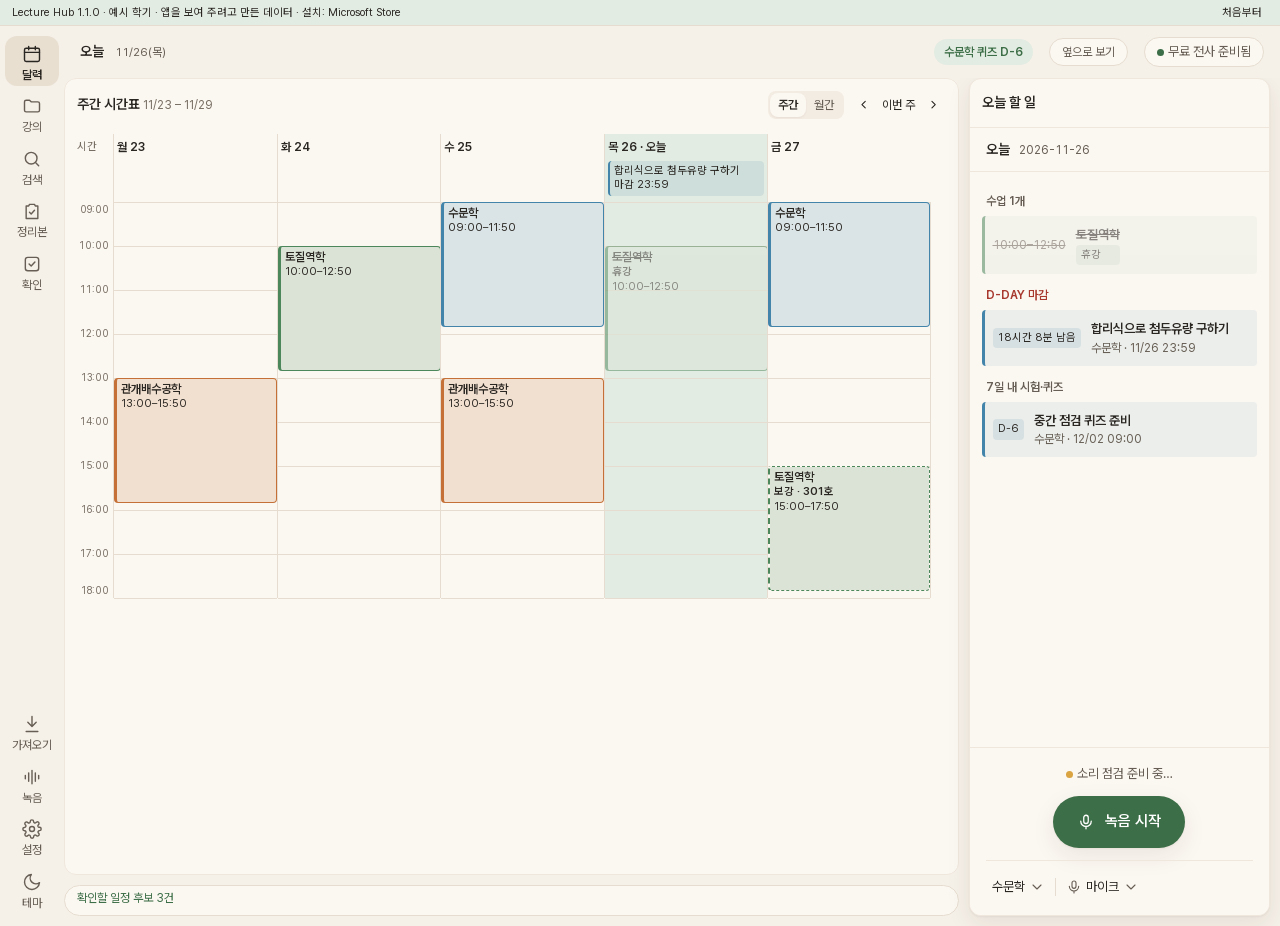
<file: index.html>
<!doctype html>
<html lang="ko">
<head>
<link rel="icon" href="data:,">
<meta charset="utf-8">
<meta name="viewport" content="width=device-width, initial-scale=1">
<!-- Release review 2026-11-16: defence in depth. Text from lectures, eTL and file names is escaped before it is shown and
     notes run in a sandboxed frame with their own stricter policy; this stops an injected inline script even if an
     escape were missed. Scripts and styles come from the app's own files only, sound and page images from the local
     media server (or embedded as data:), and the page's scripts make no network requests (connect-src 'none'; blocks inside the
     note frame happen in the note's own document and are not reported. -->
<meta http-equiv="Content-Security-Policy" content="default-src 'none'; script-src 'self'; style-src 'self' 'unsafe-inline'; img-src 'self' data: blob:; media-src 'self' data: blob:; font-src 'self' data:; frame-src 'self' about: data: blob:; connect-src 'none'; object-src 'none'; base-uri 'none'; form-action 'none'">
<title>Lecture Hub</title>
<link rel="stylesheet" href="app.css">
</head>
<body>
<svg style="display:none" xmlns="http://www.w3.org/2000/svg">
  <symbol id="i-side" viewBox="0 0 24 24"><rect x="3" y="4" width="18" height="16" rx="3"/><path d="M9 4v16"/></symbol>
  <symbol id="i-gear" viewBox="0 0 24 24"><circle cx="12" cy="12" r="3"/><path d="M19.4 15a1.7 1.7 0 0 0 .3 1.8l.1.1a2 2 0 1 1-2.8 2.8l-.1-.1a1.7 1.7 0 0 0-1.8-.3 1.7 1.7 0 0 0-1 1.5V21a2 2 0 1 1-4 0v-.1a1.7 1.7 0 0 0-1.1-1.5 1.7 1.7 0 0 0-1.8.3l-.1.1a2 2 0 1 1-2.8-2.8l.1-.1a1.7 1.7 0 0 0 .3-1.8 1.7 1.7 0 0 0-1.5-1H3a2 2 0 1 1 0-4h.1a1.7 1.7 0 0 0 1.5-1.1 1.7 1.7 0 0 0-.3-1.8l-.1-.1a2 2 0 1 1 2.8-2.8l.1.1a1.7 1.7 0 0 0 1.8.3h0a1.7 1.7 0 0 0 1-1.5V3a2 2 0 1 1 4 0v.1a1.7 1.7 0 0 0 1 1.5 1.7 1.7 0 0 0 1.8-.3l.1-.1a2 2 0 1 1 2.8 2.8l-.1.1a1.7 1.7 0 0 0-.3 1.8v0a1.7 1.7 0 0 0 1.5 1H21a2 2 0 1 1 0 4h-.1a1.7 1.7 0 0 0-1.5 1z"/></symbol>
  <symbol id="i-folder" viewBox="0 0 24 24"><path d="M3 7a2 2 0 0 1 2-2h4l2 2h8a2 2 0 0 1 2 2v8a2 2 0 0 1-2 2H5a2 2 0 0 1-2-2z"/></symbol>
  <symbol id="i-file" viewBox="0 0 24 24"><path d="M14 3H7a2 2 0 0 0-2 2v14a2 2 0 0 0 2 2h10a2 2 0 0 0 2-2V8z"/><path d="M14 3v5h5M9 13h6M9 17h6"/></symbol>
  <symbol id="i-search" viewBox="0 0 24 24"><circle cx="11" cy="11" r="7"/><path d="m20 20-3.5-3.5"/></symbol>
  <symbol id="i-mic" viewBox="0 0 24 24"><rect x="9" y="3" width="6" height="11" rx="3"/><path d="M5 11a7 7 0 0 0 14 0M12 18v3"/></symbol>
  <symbol id="i-down" viewBox="0 0 24 24"><path d="m6 9 6 6 6-6"/></symbol>
  <symbol id="i-pause" viewBox="0 0 24 24"><path d="M9 5v14M15 5v14"/></symbol>
  <symbol id="i-trash" viewBox="0 0 24 24"><path d="M4 7h16M10 11v6M14 11v6M6 7l1 13h10l1-13M9 7V4h6v3"/></symbol>
  <symbol id="i-star" viewBox="0 0 24 24"><path d="m12 3 2.8 5.7 6.2.9-4.5 4.4 1 6.2L12 17.3 6.5 20.2l1-6.2L3 9.6l6.2-.9z"/></symbol>
  <symbol id="i-share" viewBox="0 0 24 24"><path d="M12 15V3M7 8l5-5 5 5M5 13v6a2 2 0 0 0 2 2h10a2 2 0 0 0 2-2v-6"/></symbol>
  <symbol id="i-copy" viewBox="0 0 24 24"><rect x="9" y="9" width="11" height="11" rx="2"/><path d="M5 15V5a2 2 0 0 1 2-2h10"/></symbol>
  <symbol id="i-left" viewBox="0 0 24 24"><path d="m15 18-6-6 6-6"/></symbol>
  <symbol id="i-right" viewBox="0 0 24 24"><path d="m9 18 6-6-6-6"/></symbol>
<symbol id="i-spark" viewBox="0 0 24 24"><path d="M12 3.5 13.9 10.1 20.5 12l-6.6 1.9L12 20.5l-1.9-6.6L3.5 12l6.6-1.9z"/><path d="M19 3v3M17.5 4.5h3"/></symbol>
<symbol id="i-link" viewBox="0 0 24 24"><path d="M10 14a4 4 0 0 0 5.7 0l3-3a4 4 0 0 0-5.7-5.7l-1 1"/><path d="M14 10a4 4 0 0 0-5.7 0l-3 3a4 4 0 0 0 5.7 5.7l1-1"/></symbol>
<symbol id="i-shield" viewBox="0 0 24 24"><path d="M12 3 5 6v5.5c0 4.3 2.9 8 7 9.5 4.1-1.5 7-5.2 7-9.5V6z"/><path d="m9 12 2 2 4-4"/></symbol>
<symbol id="i-info" viewBox="0 0 24 24"><circle cx="12" cy="12" r="9"/><path d="M12 11v5.5M12 7.6v.3"/></symbol>
  <symbol id="i-plus" viewBox="0 0 24 24"><path d="M12 5v14M5 12h14"/></symbol>
  <symbol id="i-import" viewBox="0 0 24 24"><path d="M12 3v12M7 10l5 5 5-5M5 21h14"/></symbol>
  <symbol id="i-cal" viewBox="0 0 24 24"><rect x="3" y="5" width="18" height="16" rx="2"/><path d="M16 3v4M8 3v4M3 10h18"/></symbol>
  <symbol id="i-wave" viewBox="0 0 24 24"><path d="M4 10v4M8 7v10M12 4v16M16 7v10M20 10v4"/></symbol>
  <symbol id="i-speaker" viewBox="0 0 24 24"><path d="M11 5 6 9H3v6h3l5 4zM16 9a4 4 0 0 1 0 6M19 6a8 8 0 0 1 0 12"/></symbol>
  <symbol id="i-x" viewBox="0 0 24 24"><path d="M6 6l12 12M18 6 6 18"/></symbol>
  <symbol id="i-tick" viewBox="0 0 24 24"><path d="m5 12.5 4.5 4.5L19 7.5"/></symbol>
  <symbol id="i-alert" viewBox="0 0 24 24"><path d="M12 4 2.8 19.5h18.4z"/><path d="M12 10v4.5M12 17.2v.3"/></symbol>
  <symbol id="i-ext" viewBox="0 0 24 24"><path d="M8 7h9v9M17 7 7 17"/></symbol>
  <symbol id="i-sliders" viewBox="0 0 24 24"><path d="M4 7h10M18 7h2M4 17h4M12 17h8"/><circle cx="16" cy="7" r="2"/><circle cx="10" cy="17" r="2"/></symbol>
  <symbol id="i-play" viewBox="0 0 24 24"><path d="m7 4 13 8-13 8z"/></symbol>
  <symbol id="i-moon" viewBox="0 0 24 24"><path d="M21 12.8A9 9 0 1 1 11.2 3a7 7 0 0 0 9.8 9.8z"/></symbol>
  <symbol id="i-check" viewBox="0 0 24 24"><rect x="4" y="4" width="16" height="16" rx="3"/><path d="m8.5 12 2.5 2.5 4.5-5"/></symbol>
  <symbol id="i-exam" viewBox="0 0 24 24"><path d="M9 4h6l1 2h3v15H5V6h3z"/><path d="m9 13.5 2 2 4-4.5"/></symbol>
  <symbol id="i-door" viewBox="0 0 24 24"><path d="M4 21h16M6 21V4.5A1.5 1.5 0 0 1 7.5 3h9A1.5 1.5 0 0 1 18 4.5V21"/><path d="M14.5 12v.5"/></symbol>
  <symbol id="i-cards" viewBox="0 0 24 24"><rect x="7" y="4" width="13" height="16" rx="2"/><path d="M4 7v11a2 2 0 0 0 2 2"/><path d="M10.5 10h6M10.5 14h4"/></symbol>
<symbol id="i-gear" viewBox="0 0 24 24" fill="none" stroke="currentColor" stroke-width="1.8" stroke-linecap="round" stroke-linejoin="round"><circle cx="12" cy="12" r="3"/><path d="M19.4 15a1.7 1.7 0 0 0 .3 1.9l.1.1a2 2 0 1 1-2.8 2.8l-.1-.1a1.7 1.7 0 0 0-1.9-.3 1.7 1.7 0 0 0-1 1.5V21a2 2 0 1 1-4 0v-.1a1.7 1.7 0 0 0-1.1-1.5 1.7 1.7 0 0 0-1.9.3l-.1.1a2 2 0 1 1-2.8-2.8l.1-.1a1.7 1.7 0 0 0 .3-1.9 1.7 1.7 0 0 0-1.5-1H3a2 2 0 1 1 0-4h.1a1.7 1.7 0 0 0 1.5-1.1 1.7 1.7 0 0 0-.3-1.9l-.1-.1a2 2 0 1 1 2.8-2.8l.1.1a1.7 1.7 0 0 0 1.9.3H9a1.7 1.7 0 0 0 1-1.5V3a2 2 0 1 1 4 0v.1a1.7 1.7 0 0 0 1 1.5 1.7 1.7 0 0 0 1.9-.3l.1-.1a2 2 0 1 1 2.8 2.8l-.1.1a1.7 1.7 0 0 0-.3 1.9V9a1.7 1.7 0 0 0 1.5 1H21a2 2 0 1 1 0 4h-.1a1.7 1.7 0 0 0-1.5 1z"/></symbol>
</svg>

<div class="app">
  <!-- left rail (user pick 2026-09-29: "B안"): destinations always visible, labelled -->
  <nav class="rail" id="rail">
    <button class="rb" id="homeBtn" title="오늘 — 이번 달 달력과 할 일(날짜를 누르면 일정 추가)"><svg><use href="#i-cal"/></svg><span>달력</span></button>
    <button class="rb" id="sideBtn" title="강의 목록 열기/닫기"><svg><use href="#i-folder"/></svg><span>강의</span></button>
    <button class="rb" id="searchBtn" title="전사·자료·노트 검색 (Ctrl K)"><svg><use href="#i-search"/></svg><span>검색</span></button>
    <button class="rb" id="examBtn" title="정리본 모음 — 과목별로 회차마다 만든 정리본을 모아 봅니다(시험 대비도 이 안에서)"><svg><use href="#i-exam"/></svg><span>정리본</span></button>
    <button class="rb" id="inboxBtn" title="확인함 — 앱이 확신하지 못한 것"><svg><use href="#i-check"/></svg><span>확인</span><i class="badge num" id="inboxBadge" hidden></i></button>
    <span class="grow"></span>
    <button class="rb" id="importBtn" title="녹음 가져오기 — 휴대폰 등 앱 밖에서 녹음한 파일(창에 끌어다 놓아도 됩니다)"><svg><use href="#i-import"/></svg><span>가져오기</span></button>
    <button class="rb" id="sessionsBtn" title="녹음 정리 — 세션 폴더·버리기·되살리기"><svg><use href="#i-wave"/></svg><span>녹음</span></button>
    <button class="rb" id="settingsBtn" title="설정 — 계정 연결(키·토큰)과 프로그램 확인"><svg><use href="#i-gear"/></svg><span>설정</span></button>
    <button class="rb" id="themeBtn" title="밝게/어둡게"><svg><use href="#i-moon"/></svg><span>테마</span></button>
  </nav>
  <!-- top bar -->
  <header class="top">
    <div class="title" id="title">새 녹음 <small class="num" id="subtitle"></small></div>
    <span class="lstate" id="lstate" hidden></span><button class="lnext" id="lnext" hidden></button><button class="ibtn lec-trash" id="lecDiscard" hidden title="이 회차 버리기 — 녹음을 휴지통으로(되살릴 수 있음)"><svg><use href="#i-trash"/></svg></button>
    <div class="right">
      <button class="exam-chip" id="examChip" hidden></button>
      <button class="cap-chip" id="qaBtn" title="발표 질의응답 도우미 — 자료와 실시간 자막으로 Claude가 답할 거리를 줌">질의응답</button>
      <button class="cap-chip" id="sideViewBtn" title="옆으로 보기 — 창을 화면 오른쪽 1/3로 줄여 실시간 전사와 전사만 봅니다. 왼쪽에는 PDF·크롬을 띄우세요">옆으로 보기</button>
      <button class="cap-chip" id="capBtn" title="실시간 자막 — 말하는 것을 바로 글로(Google)">자막</button>
      <div class="status-chip" title="녹음을 글로 바꾸는 서비스의 남은 양 — 누르면 자세히" id="engines" role="button" tabindex="0"><span><i class="dot"></i>전사</span></div>
    </div>
  </header>

  <main class="body" id="body">
    <!-- sidebar -->
    <aside class="pane side">
      <div class="side-head">강의</div>
      <div class="side-scroll">
        <div id="courseList"></div>
      </div>
    </aside>

    <!-- center -->
    <section class="center">
      <div class="pane home" id="home">
        <div class="today-card with-week" id="todayCard" role="region" aria-label="이번 주 시간표"></div>
        <section class="home-month" aria-label="월 달력">
        <div class="phead"><b id="homeTitle"></b><span class="grow"></span><span class="seg home-mode" role="group" aria-label="주간·월간"><button data-home-mode="week">주간</button><button data-home-mode="month">월간</button></span><button class="ghost" id="homeWeek" hidden title="이번 달로 돌아가기">이번 달</button><button class="ibtn" id="homePrev" title="이전 달" aria-label="이전 달"><svg><use href="#i-left"/></svg></button><button class="ibtn" id="homeNext" title="다음 달" aria-label="다음 달"><svg><use href="#i-right"/></svg></button><button class="ghost" id="homeAdd">+ 일정</button></div>
        <div class="cal-grid home-grid" id="homeGrid"></div>
        </section>
        <button class="ghost home-checks" id="homeCandidates" hidden></button>
      </div>
      <div class="pane" id="livePane">
        <div class="phead">
          <div class="seg" data-group="c">
            <button class="on" data-t="c-live" id="liveTab">실시간 전사</button><button data-t="c-html" id="htmlTab" hidden>정리본</button><button data-t="c-files" id="filesTab" hidden>자료·녹음</button>
          </div>
          <div class="tools html-tools" id="htmlTools" hidden><select id="htmlSel"></select><span class="size-seg" id="htmlSize"><button data-size="full" title="창 전체(Esc로 축소)">전체화면</button><button data-size="wide" title="사이드바와 전사를 접고 넓게">넓게</button><button data-size="pane" title="가운데 칸에서 보기">보통</button></span><button class="pick-more" id="htmlOpen" title="평소 쓰는 브라우저로 엽니다">새 창</button><button class="pick-more" id="noteCodex" hidden title="이 PC의 Codex를 열어 이 회차를 Lecture Hub 도구로 읽게 합니다(AI 앱 연결)">ChatGPT로 열기</button><button class="pick-more" id="noteRemake" title="전사로 정리본을 새로 만듭니다(직접 고친 정리본 파일은 덮어쓰지 않습니다)">다시 만들기</button></div>
        </div>
        <div class="tab on" id="c-live">
          <div class="live-head" id="liveHead"></div>
          <div class="live-body body-scroll" id="liveBody"></div>
        </div>
        <div class="tab" id="c-html"><div class="html-float" id="htmlFloat"><span id="htmlFloatName"></span><span class="size-seg"><button data-size="wide">넓게</button><button data-size="pane">보통</button></span><button class="float-trash" id="htmlDiscard" title="이 회차 버리기 — 녹음을 휴지통으로(되살릴 수 있음)">버리기</button><button data-size="pane" title="축소 (Esc)" aria-label="축소"><svg class="ic" aria-hidden="true"><use href="#i-x"/></svg></button></div><iframe id="htmlFrame" title="정리본" sandbox="allow-same-origin"></iframe>
          <div class="empty note-empty" id="noteEmpty" hidden></div>
        </div>
        <div class="tab" id="c-files">
          <div class="notes" id="filesList" style="display:none"></div>
          <div class="empty" id="filesEmpty">
            <svg style="width:34px;height:34px;color:var(--faint)"><use href="#i-folder"/></svg>
            <div class="big">연결된 자료가 없습니다</div>
            <div>이 회차에 연결된 자료와 녹음이 여기에 나옵니다.<br>자료는 평소 쓰는 프로그램으로 엽니다.</div>
          </div>
        </div>
      </div>
      <div class="pane memo">
        <div class="phead"><b style="font-size:13px">메모</b><span class="saved" id="memoSaved"></span></div>
        <textarea id="memo" placeholder="수업 중 메모를 적으세요. 녹음 시각이 함께 저장됩니다…"></textarea>
      </div>
    </section>

    <!-- right -->
    <section class="pane right">
      <div class="phead">
        <div class="seg" data-group="r">
          <button class="on" data-t="r-tr" id="rTitle">전사</button>
        </div>
      </div>
      <div class="todo body-scroll" id="todo"></div>

      <div class="tab on" id="r-tr">
        <div class="empty" id="trEmpty">
          <svg style="width:34px;height:34px;color:var(--faint)"><use href="#i-wave"/></svg>
          <div class="big">녹음 버튼을 눌러 시작하세요</div>
          <div>수업이 끝나면 이 회차에 연결하고, 동의한 과목은 Google로 바로 전사합니다.<span id="maiHint"><br>필요하면 MAI로 보강할 수 있습니다.</span></div>
        </div>
        <div class="body-scroll" id="trList" style="display:none"></div>
        <div class="lv-head" id="lvHead" style="display:none"></div>
        <div class="lv-engines" id="lvEngines" style="display:none"></div>
        <div class="player" id="player" style="display:none">
          <button class="ibtn" id="playBtn" title="재생/정지"><svg><use href="#i-play"/></svg></button>
          <span class="num" id="playTime">00:00</span>
          <input type="range" id="playSeek" min="0" max="1000" value="0" aria-label="재생 위치">
          <span class="num faint" id="playDur"></span>
          <audio id="audio" preload="metadata"></audio>
        </div>
        <div class="body-scroll" id="lvList" style="display:none"></div>
      </div>

      <!-- record dock -->
      <div class="dock">
        <div class="over-card" id="overCard" hidden><div><b id="overTitle">수업이 끝난 것 같아요</b><small id="overWhy"></small><small class="auto" id="overAuto"></small></div><div class="acts"><button class="primary" data-over="stop" id="overMain">지금 멈추고 저장</button><button class="ghost" id="overMore">계속 <svg class="ic" aria-hidden="true"><use href="#i-down"/></svg></button></div></div>
        <div class="over-card next-card" id="nextCard" hidden><div><b id="nextTitle"></b><small>지금 녹음을 저장하고, 같은 소리로 다음 수업 녹음을 바로 시작합니다</small></div><div class="acts"><button class="primary" data-next="switch">다음 수업으로 바꾸기</button><button class="ghost" data-next="keep">이 녹음 계속</button></div></div>
        <div class="health" id="health"><span><i class="dot wait"></i>준비 중…</span></div>
        <div class="recrow">
        <button class="recbtn" id="recBtn">
          <svg><use href="#i-mic"/></svg><span class="label">녹음 시작</span>
          <span class="wave" id="wave"></span><span class="timer num" id="timer">00:00:00</span>
        </button>
        <button class="rec2" id="rec2Btn" hidden></button>
        </div>
        <div class="toolbar">
          <button class="tb" id="courseBtn"><span class="v" id="courseName">과목</span> <svg><use href="#i-down"/></svg></button><span class="sep"></span>
          <button class="tb" id="srcBtn"><svg><use id="srcIcon" href="#i-mic"/></svg><span class="v" id="srcName">마이크</span> <svg><use href="#i-down"/></svg></button>
          <span class="grow"></span>
          <button class="tb rec-only" id="pauseBtn" title="녹음 일시정지 — 쉬는 시간 등. 멈춘 동안의 소리는 저장하지 않습니다"><svg><use href="#i-pause"/></svg><span id="pauseLabel"></span></button>
          <button class="tb rec-only" id="starBtn" title="지금 시각에 중요 표시"><svg><use href="#i-star"/></svg>중요</button>
          <button class="tb rec-only" id="discardBtn" title="지금 녹음을 버리기 — 휴지통으로(되살릴 수 있음)"><svg><use href="#i-trash"/></svg></button>
        </div>
      </div>
    </section>
  </main>
</div>
<button class="fixbtn" id="fixBtn" hidden>고치기</button>
<div class="notice-bar" id="noticeBar" hidden></div>
<div class="toast" id="toast" role="status" aria-live="polite"></div>
<!-- 옆으로 보기 (2026-11-14): the window on the right third of the screen, live transcript above, a transcript below -->
<div class="sideview" id="sideView" hidden>
  <header class="sv-top"><b>옆으로 보기</b><span class="grow"></span><button class="recmini" id="svRec"><i class="dot"></i><span id="svRecText">녹음 시작</span></button><button class="ghost" id="svBack" title="원래 창으로">원래대로</button></header>
  <section class="sv-sec sv-live"><div class="sv-h"><b>실시간 전사</b><small id="svLiveInfo"></small><span class="grow"></span><button class="ghost" id="svLiveBtn">켜기</button></div><div class="sv-body body-scroll" id="svLive"></div></section>
  <section class="sv-sec sv-tr"><div class="sv-h"><select id="svCourse" aria-label="과목"></select><select id="svLec" aria-label="회차"></select></div><div class="sv-body body-scroll" id="svTr"></div></section>
</div>
<script src="demo-bridge.js"></script>
<script src="app.js"></script>
</body>
</html>
</file>
<file: app.css>
/* Lecture Hub 앱 스타일.
   1부: 확정 시안(docs/lecture-hub/ui/mockup_main.html)에서 옮긴 CSS. 2026-11-21에 unslop 규칙(글자 크기 단계, 4px 간격,
        모서리 4·8·12·16, 그림자 2종, 굵기 600까지, 이징 하나)으로 다듬었으므로 tools/extract_mockup_css.py로 다시 만들면 그 정리가 사라진다.
   2부: 앱에서 추가한 요소(메뉴·대화상자·빈 화면). 시안의 색 토큰만 쓴다. */
@font-face{font-family:"Pretendard";src:url("fonts/PretendardVariable.woff2") format("woff2");font-weight:45 920;font-style:normal;font-display:block}

/* ===== 1부: 시안 ===== */
:root{
  --bg:#f5f0e8; --panel:#fbf7f1; --panel-2:#f3ece2; --line:#e6ddd0; --line-2:#efe7dc;
  --ink:#2a2622; --sub:#675f55; --faint:#776e63;  /* AA on panels (was 3.6:1 and 2.2:1) */
  --accent:#3c6e47; --accent-2:#2f5a39; --accent-soft:#e3ece2;
  --rec:#a8392f; --rec-soft:#f6e1dc; --warn:#8a5217; --warn-soft:#f6e8d6;  /* text AA on soft/chip backgrounds */
  --chip:#ece4d8; --sel:#e9dfd1; --shadow:0 1px 2px rgba(60,40,20,.05),0 8px 24px rgba(60,40,20,.08); --shadow-sm:0 1px 2px rgba(60,40,20,.06);
  --r:12px; --ease:cubic-bezier(.22,1,.36,1);  /* unslop polish 2026-11-21: two shadows (resting / floating), one easing curve */
}
@media (prefers-color-scheme: dark){
  :root:not([data-theme="light"]){
    --bg:#1b1916; --panel:#221f1b; --panel-2:#2a2621; --line:#38332c; --line-2:#2f2b25;
    --ink:#ece6dd; --sub:#a39a8e; --faint:#8f867a;
    --accent:#7fb78b; --accent-2:#9ccaa6; --accent-soft:#26352a;
    --rec:#e27a6f; --rec-soft:#3a2522; --warn:#d9a06c; --warn-soft:#3a2d1f;
    --chip:#302b25; --sel:#34302a; --shadow:0 1px 2px rgba(0,0,0,.3),0 8px 24px rgba(0,0,0,.35); --shadow-sm:0 1px 2px rgba(0,0,0,.3);
  }
}
:root[data-theme="dark"]{
  --bg:#1b1916; --panel:#221f1b; --panel-2:#2a2621; --line:#38332c; --line-2:#2f2b25;
  --ink:#ece6dd; --sub:#a39a8e; --faint:#8f867a;
  --accent:#7fb78b; --accent-2:#9ccaa6; --accent-soft:#26352a;
  --rec:#e27a6f; --rec-soft:#3a2522; --warn:#d9a06c; --warn-soft:#3a2d1f;
  --chip:#302b25; --sel:#34302a; --shadow:0 1px 2px rgba(0,0,0,.3),0 8px 24px rgba(0,0,0,.35); --shadow-sm:0 1px 2px rgba(0,0,0,.3);
}
*{box-sizing:border-box}
html,body{height:100%;margin:0}
body{background:var(--bg);color:var(--ink);font:14px/1.55 "Pretendard","Apple SD Gothic Neo","Malgun Gothic",system-ui,sans-serif;-webkit-font-smoothing:antialiased;word-break:keep-all}
button{font:inherit;color:inherit;background:none;border:0;cursor:pointer}
svg{width:18px;height:18px;stroke:currentColor;fill:none;stroke-width:1.7;stroke-linecap:round;stroke-linejoin:round;flex:none}
/* inline icons inside text and small buttons (ic() in app.js): sized to the text, never a text glyph */
svg.ic{width:1.1em;height:1.1em;vertical-align:-.18em;stroke-width:2;pointer-events:none}  /* clicks land on the button, not the drawing */
.ibtn svg.ic{width:16px;height:16px}
.live-dot{display:inline-block;width:8px;height:8px;border-radius:50%;background:currentColor;vertical-align:1px}
:root{--tick:url("data:image/svg+xml,%3Csvg xmlns='http://www.w3.org/2000/svg' viewBox='0 0 24 24' fill='none' stroke='black' stroke-width='2.4' stroke-linecap='round' stroke-linejoin='round'%3E%3Cpath d='m5 12.5 4.5 4.5L19 7.5'/%3E%3C/svg%3E")}
.num{font-variant-numeric:tabular-nums}

/* app shell */
.app{height:100vh;display:grid;grid-template-rows:52px 1fr;grid-template-columns:64px minmax(0,1fr);min-width:1100px}
.top{grid-column:2;display:flex;align-items:center;gap:6px;padding:0 16px 0 6px}
.ibtn{width:34px;height:34px;border-radius:8px;display:grid;place-items:center;color:var(--sub)}
.ibtn:hover{background:var(--chip);color:var(--ink)}
.top .title{margin-left:10px;font-weight:600}
.top .title small{color:var(--sub);font-weight:400;margin-left:8px}
.top .right{margin-left:auto;display:flex;align-items:center;gap:8px}
.status-chip{display:flex;align-items:center;gap:10px;background:var(--panel);border:1px solid var(--line);border-radius:999px;padding:4px 12px;font-size:13px;color:var(--sub)}
.dot{width:7px;height:7px;border-radius:50%;background:var(--faint);display:inline-block;margin-right:4px}
.dot.ok{background:var(--accent)} .dot.wait{background:#d9a441} .dot.rec{background:var(--rec)}

.body{grid-column:2;display:grid;grid-template-columns:248px minmax(0,1fr) 420px;gap:10px;padding:0 10px 10px 0}
.pane{background:var(--panel);border:1px solid var(--line-2);border-radius:var(--r);box-shadow:var(--shadow);min-height:0;display:flex;flex-direction:column;overflow:hidden}

/* sidebar */
.side{padding:12px 10px}
.search{display:flex;align-items:center;gap:8px;background:var(--panel-2);border-radius:8px;padding:8px 10px;color:var(--faint);font-size:13px}
.search kbd{margin-left:auto;font:12px ui-monospace,monospace;color:var(--faint);border:1px solid var(--line);border-radius:4px;padding:0 4px}
.slabel{font-size:12px;color:var(--faint);margin:16px 8px 6px}
.item{display:flex;align-items:center;gap:10px;padding:8px 10px;border-radius:8px;color:var(--ink);cursor:pointer;font-size:14px}
.item:hover{background:var(--panel-2)}
.item.sel{background:var(--sel);font-weight:600}
.item svg{color:var(--sub)}
.item .count{margin-left:auto;font-size:12px;color:var(--sub);background:var(--chip);border-radius:999px;padding:0 8px}
.item .meta{margin-left:auto;font-size:12px;color:var(--faint)}
.item .live{margin-left:auto;display:flex;align-items:center;font-size:12px;color:var(--rec)}
.side-scroll{overflow:auto;flex:1;min-height:0;margin:0 -4px;padding:0 4px}
.side-foot{display:flex;gap:6px;padding-top:10px;border-top:1px solid var(--line-2)}
.side-foot button{flex:1;white-space:nowrap;display:flex;align-items:center;justify-content:center;gap:6px;padding:8px;border-radius:8px;background:var(--panel-2);font-size:13px;color:var(--sub)}
.side-foot button:hover{color:var(--ink)}

/* segmented tabs */
.phead{display:flex;align-items:center;gap:8px;padding:10px 12px;border-bottom:1px solid var(--line-2)}
.seg{display:inline-flex;background:var(--panel-2);border-radius:8px;padding:4px}
.seg button{padding:6px 16px;border-radius:8px;font-size:14px;color:var(--sub)}
.seg button.on{background:var(--panel);color:var(--ink);font-weight:600;box-shadow:var(--shadow-sm)}
.phead .tools{margin-left:auto;display:flex;gap:2px}
.tab{display:none;flex:1;min-height:0}
.tab.on{display:flex;flex-direction:column}

/* center: slide viewer + memo */
.center{display:grid;grid-template-rows:minmax(0,1fr) 170px;gap:10px;min-height:0}
.viewer{flex:1;display:flex;flex-direction:column;align-items:center;justify-content:center;padding:16px;gap:12px;background:var(--panel-2);margin:12px;border-radius:12px;min-height:0}
.slide{width:min(92%,780px);aspect-ratio:16/9;background:#fff;border-radius:8px;box-shadow:var(--shadow-sm);padding:32px 40px;color:#2b2b2b;display:flex;flex-direction:column;gap:16px}
:root[data-theme="dark"] .slide{background:#f4f1ec}
.slide h3{margin:0;font-size:22px}
.slide .bar{height:10px;border-radius:4px;background:#e7e2da}
.slide .bar.s{width:62%} .slide .bar.m{width:78%} .slide .fig{flex:1;border:1.5px dashed #d9d3ca;border-radius:8px;display:grid;place-items:center;color:#a39a8e;font-size:13px}
.vnav{display:flex;align-items:center;gap:10px;color:var(--sub);font-size:13px}
.vnav .ibtn{width:30px;height:30px}
.sync{display:inline-flex;align-items:center;gap:6px;font-size:12px;color:var(--accent);background:var(--accent-soft);border-radius:999px;padding:4px 10px}
.memo{padding:0}
.memo .phead{border:0;padding:10px 16px 0}
.memo textarea{flex:1;border:0;background:transparent;resize:none;padding:8px 16px;font:inherit;color:var(--ink);outline:none}
.memo textarea::placeholder{color:var(--faint)}
.memo .saved{font-size:12px;color:var(--faint);margin-left:auto}
.notes{padding:16px 24px;overflow:auto}
.notes h4{margin:0 0 6px;font-size:15px}
.notes p{margin:0 0 12px;color:var(--ink)}
.ext{border-left:3px solid var(--accent);background:var(--accent-soft);border-radius:0 8px 8px 0;padding:8px 12px;font-size:13px;margin:8px 0 16px}
.ext b{display:block;font-size:12px;color:var(--accent);margin-bottom:2px}

/* right: transcript etc */
.right .body-scroll{flex:1;overflow:auto;padding:6px 16px 16px;min-height:0}
.empty{flex:1;display:flex;flex-direction:column;align-items:center;justify-content:center;gap:10px;color:var(--sub);text-align:center;padding:24px}
.empty .big{font-size:15px;color:var(--ink)}
.ghost{display:inline-flex;align-items:center;gap:8px;border:1px solid var(--line);border-radius:999px;padding:8px 16px;background:var(--panel);color:var(--ink);font-size:13px}
.seg-row{padding:10px 4px;border-bottom:1px solid var(--line-2);display:grid;grid-template-columns:54px 1fr;gap:10px}
.seg-row .t{font-size:12px;color:var(--accent);font-weight:600;padding-top:1px;cursor:pointer}
.seg-row .x{font-size:14px}
.seg-row .badges{margin-top:4px;display:flex;gap:6px;flex-wrap:wrap}
.b{font-size:12px;border-radius:999px;padding:1px 8px;background:var(--chip);color:var(--sub)}
.b.ok{background:var(--accent-soft);color:var(--accent)}
.b.cue{background:var(--warn-soft);color:var(--warn);font-weight:600}
.unc{text-decoration:underline dotted var(--warn);text-underline-offset:3px;cursor:help}
.seg-row.star{background:linear-gradient(90deg,var(--warn-soft),transparent 60%);border-radius:8px}
.live-row{opacity:.55}
.card{border:1px solid var(--line);border-radius:12px;padding:12px 16px;margin:10px 0;background:var(--panel)}
.card .h{display:flex;align-items:center;gap:8px;font-size:12px;color:var(--sub)}
.card .q{font-size:14px;margin:6px 0 8px}
.card .src{display:flex;gap:6px}
.prob{margin-top:8px;font-size:13px;color:var(--sub)}
.prob b{color:var(--ink)}
.meter{height:6px;border-radius:999px;background:var(--chip);overflow:hidden;margin-top:6px}
.meter i{display:block;height:100%;background:var(--accent);border-radius:999px}
.opt{display:flex;align-items:center;gap:10px;border:1px solid var(--line);border-radius:8px;padding:8px 12px;margin:6px 0;font-size:14px;cursor:pointer}
.opt:hover{background:var(--panel-2)}
.opt .k{width:22px;height:22px;border-radius:50%;border:1px solid var(--line);display:grid;place-items:center;font-size:12px;color:var(--sub)}

/* record dock */
.dock{border-top:1px solid var(--line-2);padding:16px 16px 12px;display:flex;flex-direction:column;align-items:center;gap:12px;background:linear-gradient(transparent,var(--panel) 30%)}
.recbtn{display:flex;align-items:center;gap:10px;height:52px;padding:0 24px;border-radius:999px;background:var(--accent);color:#fff;font-weight:600;font-size:15px;box-shadow:var(--shadow);transition:background-color .15s var(--ease),padding .2s var(--ease)}
.recbtn:hover{background:var(--accent-2)}
.recbtn svg{stroke:#fff}
.recbtn.on{background:var(--rec);box-shadow:var(--shadow);padding:0 16px 0 24px;gap:16px}
.wave{display:none;align-items:center;gap:4px;height:22px}
.recbtn.on .wave{display:flex}
/* full-height bar scaled on the compositor: animating height re-laid out the dock ~36 times a second (review #4) */
.wave i{width:3px;border-radius:4px;background:rgba(255,255,255,.9);height:22px;transform:scaleY(.273);transition:transform .12s var(--ease)}
.recbtn .timer{display:none;font-size:16px}
.recbtn.on .timer{display:inline}
.recbtn.on .label{display:none}
.health{font-size:13px;color:var(--sub);display:flex;gap:16px;align-items:center;min-height:18px}
.toolbar{display:flex;align-items:center;gap:4px;width:100%;justify-content:space-between;border-top:1px solid var(--line-2);padding-top:10px}
.tb{display:flex;align-items:center;gap:4px;padding:6px 6px;white-space:nowrap;border-radius:8px;font-size:13px;color:var(--ink)}
.tb:hover{background:var(--panel-2)}
.tb svg{width:16px;height:16px;color:var(--sub)}
.tb.dis{opacity:.4;pointer-events:none}
.sep{width:1px;height:18px;background:var(--line)}
.toggle{width:30px;height:18px;border-radius:999px;background:var(--chip);position:relative;display:inline-block;transition:background-color .15s var(--ease)}
.toggle::after{content:"";position:absolute;top:2px;left:2px;width:14px;height:14px;border-radius:50%;background:#fff;box-shadow:var(--shadow-sm);transition:transform .15s var(--ease)}
.toggle.on{background:var(--accent)} .toggle.on::after{transform:translateX(12px)}
.toast{position:fixed;left:50%;bottom:22px;transform:translateX(-50%) translateY(20px);opacity:0;background:var(--ink);color:var(--bg);padding:8px 16px;border-radius:8px;font-size:13px;transition:opacity .2s var(--ease),transform .2s var(--ease);pointer-events:none}
.toast.show{opacity:1;transform:translateX(-50%)}
.note-mock{position:fixed;left:50%;transform:translateX(-50%);top:17px;font-size:12px;color:var(--faint)}

/* ===== 2부: 앱 추가 ===== */
html{user-select:none}
textarea,input{user-select:text}
.dot.warn{background:var(--warn)}
.health .warn{color:var(--warn)}
.health .err{color:var(--rec)}
.health .link{color:var(--accent);cursor:pointer}
.health .link:hover{text-decoration:underline}
.health .faint{color:var(--faint)}
.health.clickable{cursor:pointer}
.recbtn.busy{opacity:.75;cursor:progress}
.tb.off{opacity:.4;pointer-events:none}
.tb .v{max-width:120px;overflow:hidden;text-overflow:ellipsis}
.body.noside{grid-template-columns:minmax(0,1fr) 420px}
.body.noside .side{display:none}
.item.dim{color:var(--sub)}
.right .body-scroll .hint{margin:12px 4px 0;font-size:12px;color:var(--faint)}

/* dropdown menu (course / microphone) */
.menu{position:fixed;z-index:20;min-width:220px;max-width:360px;max-height:320px;overflow:auto;background:var(--panel);border:1px solid var(--line);border-radius:12px;box-shadow:var(--shadow);padding:6px}
.menu .mi{display:flex;align-items:center;gap:8px;padding:8px 10px;border-radius:8px;font-size:13px;cursor:pointer}
.menu .mi:hover{background:var(--panel-2)}
.menu .mi.sel{background:var(--sel);font-weight:600}
.menu .mi small{margin-left:auto;color:var(--faint);font-size:12px;white-space:nowrap}
.menu .ml{font-size:12px;color:var(--faint);padding:6px 10px 2px}

/* dialog */
.scrim{position:fixed;inset:0;z-index:30;background:rgba(30,24,18,.28);display:grid;place-items:center}
.dialog{width:min(420px,calc(100vw - 32px));background:var(--panel);border:1px solid var(--line);border-radius:16px;box-shadow:var(--shadow);padding:20px 20px 16px}
.dialog h4{margin:0 0 8px;font-size:15px}
.dialog p{margin:0 0 6px;color:var(--sub);font-size:14px;white-space:pre-line}
.dialog .acts{display:flex;justify-content:flex-end;gap:8px;margin-top:16px}
.dialog .acts button{border-radius:999px;padding:8px 16px;font-size:14px;border:1px solid var(--line);background:var(--panel)}
.dialog .acts .primary{background:var(--accent);border-color:var(--accent);color:#fff;font-weight:600}
.dialog .acts .danger{background:var(--rec);border-color:var(--rec);color:#fff;font-weight:600}

/* S1 lecture view */
.lstate{display:inline-flex;align-items:center;gap:6px;font-size:12px;border-radius:999px;padding:4px 10px;background:var(--chip);color:var(--sub);margin-left:4px}
.lstate.ok{background:var(--accent-soft);color:var(--accent)}
.lstate.wait{background:var(--warn-soft);color:var(--warn)}
.lnext{font-size:13px;border:1px solid var(--line);border-radius:999px;padding:4px 12px;background:var(--panel);color:var(--ink)}
.lnext:hover{background:var(--panel-2)}
.item .n{margin-left:auto;font-size:12px;color:var(--faint)}
.item.filtered{background:var(--panel-2)}
.lv-head{display:flex;align-items:center;gap:8px;flex-wrap:wrap;padding:10px 16px 6px;font-size:13px;color:var(--sub)}
.lv-head .b{cursor:pointer}
.lv-head .b.use{background:var(--accent-soft);color:var(--accent);font-weight:600}
.lv-head .switch{margin-left:auto;color:var(--accent);cursor:pointer;font-size:13px}
.player{display:flex;align-items:center;gap:10px;margin:0 16px 4px;padding:6px 10px;border:1px solid var(--line);border-radius:12px;background:var(--panel-2);font-size:13px}
.player .ibtn{width:28px;height:28px}
.player input[type=range]{flex:1;accent-color:var(--accent)}
.player.none{justify-content:center;color:var(--faint)}
.seg-row.playing{background:var(--accent-soft);border-radius:8px}
.seg-row.hit .x mark{background:var(--warn-soft);color:inherit;border-radius:4px}
.seg-row .who{font-size:12px;color:var(--faint);margin-right:6px}
.notes .item .meta{max-width:45%;text-align:right}
/* search overlay (Ctrl+K) */
.search-panel{width:min(640px,calc(100vw - 32px));max-height:70vh;display:flex;flex-direction:column;background:var(--panel);border:1px solid var(--line);border-radius:16px;box-shadow:var(--shadow);overflow:hidden}
.search-panel input{border:0;border-bottom:1px solid var(--line-2);padding:16px 16px;font:inherit;font-size:15px;background:transparent;color:var(--ink);outline:none}
.search-panel .results{overflow:auto;padding:6px}
.search-panel .r{padding:8px 10px;border-radius:8px;cursor:pointer}
.search-panel .r:hover,.search-panel .r.on{background:var(--panel-2)}
.search-panel .r .h{font-size:12px;color:var(--sub);display:flex;gap:8px}
.search-panel .r .x{font-size:14px;margin-top:2px}
.search-panel .r .x .ctx{color:var(--faint)}
.search-panel .hint{padding:16px 16px;color:var(--faint);font-size:13px}
.scrim.top{place-items:start center;padding-top:12vh}
/* Long transcripts must scroll inside their pane: the mockup's `1fr` row lets .body grow with content. */
.body{min-height:0;overflow:hidden}
.right .tab.on{overflow:hidden}
.search-panel .r .x mark{background:var(--warn-soft);color:inherit;border-radius:4px;padding:0 1px}
.lstate[hidden],.lnext[hidden]{display:none}

/* S3: this class's material (D-056: preview here, read in the user's own PDF program) */
.viewer[hidden]{display:none}
.slide.page{padding:0;overflow:hidden;align-items:center;justify-content:center;aspect-ratio:auto;height:min(100%,56vh);width:auto;max-width:92%;background:#fff}
.slide.page img{display:block;max-width:100%;max-height:100%;object-fit:contain}
.slide.page img[src=""],.slide.page img[hidden],.slide.page .noprev[hidden]{display:none}
.slide.page .noprev{padding:40px 48px;color:#6d6559;font-size:13px;text-align:center;line-height:1.6}
.vnav .why{color:var(--faint)}
.vnav .num{max-width:420px;overflow:hidden;text-overflow:ellipsis;white-space:nowrap}
.sync.pick{cursor:default;max-width:360px;overflow:hidden;text-overflow:ellipsis;white-space:nowrap}
.sync.pick.user{color:var(--ink);background:var(--chip)}
.sync[hidden],.pick-more[hidden]{display:none}
.pick-more{font-size:12px;color:var(--sub);border-radius:999px;padding:4px 10px;margin-left:4px}
.pick-more:hover{background:var(--chip);color:var(--ink)}

/* masked mode (default; LECTUREHUB_UI_MASK=0 turns it off): transcript text and slide images hidden until "전사 보기" */
.mask-bar{display:none}
.masked .mask-bar{display:flex;align-items:center;gap:10px;justify-content:space-between;margin:4px 0 10px;padding:8px 12px;border-radius:8px;background:var(--panel-2);color:var(--sub);font-size:13px}
.masked .seg-row .x,.masked #qr .r .x{color:transparent;background:var(--chip);border-radius:4px;user-select:none}
.masked .seg-row .x *,.masked #qr .r .x *{color:transparent;background:transparent}
.masked #pickImg{filter:blur(22px)}

/* calendar (sidebar 달력 button, top-bar exam D-day chip) */
.exam-chip{font-size:12px;border-radius:999px;padding:4px 10px;background:var(--accent-soft);color:var(--accent);margin-right:8px;font-weight:600}
.exam-chip[hidden]{display:none}
.cal-panel{width:min(1080px,calc(100vw - 32px));height:min(720px,calc(100vh - 48px));display:flex;flex-direction:column;background:var(--panel);border:1px solid var(--line);border-radius:16px;box-shadow:var(--shadow);overflow:hidden}
.cal-head{display:flex;align-items:center;gap:8px;padding:10px 16px;border-bottom:1px solid var(--line-2)}
.cal-head b{font-size:16px;min-width:120px;text-align:center}
.cal-head .grow,.cal-form .grow{flex:1}
.cal-body{flex:1;display:grid;grid-template-columns:1fr 340px;min-height:0}
.cal-grid{display:grid;grid-template-columns:repeat(7,1fr);grid-template-rows:auto;grid-auto-rows:minmax(78px,1fr);gap:4px;padding:10px;overflow:auto}
.cal-grid .dow{font-size:12px;color:var(--faint);text-align:center;padding:2px 0}
.cal-grid .day{border:1px solid var(--line-2);border-radius:8px;padding:4px 6px;min-height:78px;display:flex;flex-direction:column;gap:2px;cursor:pointer;overflow:hidden}
.cal-grid .day:hover{background:var(--panel-2)}
.cal-grid .day.today{border-color:var(--accent)}
.home-grid .day.past .n{color:var(--faint)}
.cal-grid .day .n{font-size:12px;color:var(--sub)}
.cal-grid .ev,.cal-grid .ex{font-size:12px;border-radius:4px;padding:1px 4px;white-space:nowrap;overflow:hidden;text-overflow:ellipsis}
.cal-grid .ev{background:var(--chip);color:var(--ink)}
.cal-grid .ev.k-exam,.cal-grid .ev.k-quiz{background:#f3d9d3;color:#8a2f1d}
.cal-grid .ev.k-assignment,.cal-grid .ev.k-report{background:var(--accent-soft);color:var(--accent)}
.cal-grid .ev.k-presentation{background:#e6def4;color:#4b2f86}
.cal-grid .ev.etl{box-shadow:inset 2px 0 0 var(--accent)}
.cal-grid .ex{color:var(--faint);background:transparent;border:1px dashed var(--line)}
.cal-grid .more{font-size:12px;color:var(--faint)}
:root[data-theme="dark"] .cal-grid .ev.k-exam,:root[data-theme="dark"] .cal-grid .ev.k-quiz{background:#4a2a24;color:#f0c2b6}
:root[data-theme="dark"] .cal-grid .ev.k-presentation{background:#3a2f52;color:#d6c8f2}
.cal-side{border-left:1px solid var(--line-2);overflow:auto;padding:10px 12px;display:flex;flex-direction:column;gap:6px}
.cal-side .sl{font-size:12px;color:var(--faint);margin-top:6px}
.cal-side .up{display:flex;gap:10px;align-items:flex-start;padding:6px 8px;border-radius:8px;cursor:pointer;font-size:13px}
.cal-side .up:hover{background:var(--panel-2)}
.cal-side .up .dd{min-width:48px;font-weight:600;color:var(--accent);font-variant-numeric:tabular-nums}
.cal-side .up small,.cal-side .cand small{display:block;color:var(--faint);font-size:12px}
.cal-side .cand{border:1px solid var(--line-2);border-radius:8px;padding:8px;font-size:13px;display:flex;flex-direction:column;gap:6px}
.cal-side .cand .q{color:var(--sub);font-size:13px;line-height:1.5}
.cal-side .acts,.cal-form .acts,.cal-form .row{display:flex;gap:6px;flex-wrap:wrap;align-items:center}
.cal-side .hint{color:var(--faint);font-size:13px;padding:4px 8px}
.cal-side .src{font-size:12px;color:var(--faint);margin-top:auto;padding-top:8px}
.cal-side .etl{font-size:12px;color:var(--sub);margin-top:auto;padding-top:10px;line-height:1.6}
.cal-side .etl + .src{margin-top:0}
.cal-side .etl .warn{color:var(--warn)}
.cal-side .etl .link{color:var(--accent);cursor:pointer}
.cal-form{border:1px solid var(--line);border-radius:12px;padding:10px;display:flex;flex-direction:column;gap:6px}
.cal-form input,.cal-form select,.cal-form textarea{font:inherit;font-size:13px;border:1px solid var(--line);border-radius:8px;padding:6px 8px;background:var(--panel);color:var(--ink)}
.cal-form textarea{min-height:56px;resize:vertical}
.cal-form .row>*{flex:1;min-width:0}
.danger-t{color:#b3261e}

/* recording pause (user request 2026-09-29) */
.tb#pauseBtn{padding-left:6px;padding-right:6px}
.tb#pauseBtn.on{color:#fff;background:var(--accent)}
.recbtn.paused{filter:saturate(.55)}
.recbtn.paused .timer{color:#fff}

/* S4: evidence-linked note, corrections */
.nhead{display:flex;align-items:flex-start;justify-content:space-between;gap:12px;padding-bottom:12px;margin-bottom:10px;border-bottom:1px solid var(--line-2)}
.nsub{font-size:12px;color:var(--sub);font-weight:400;margin-top:2px}
.nhead .ghost[disabled]{opacity:.5;cursor:default}
.nbody .nb{margin:0 0 10px;line-height:1.65}
.nbody h4.nb{margin:16px 0 8px;font-size:15px}
.nbody .nb.item{padding-left:6px}
.cites{display:inline-flex;gap:4px;flex-wrap:wrap;vertical-align:1px;margin-left:4px}
.cite{font-size:12px;border-radius:999px;padding:1px 8px;background:var(--accent-soft);color:var(--accent-2);cursor:pointer;font-variant-numeric:tabular-nums}
.cite.m{background:var(--chip);color:var(--sub)}
.cite:hover{outline:1px solid var(--accent)}
.nb.ext{display:block;background:var(--panel-2);border-left:3px solid var(--faint);border-radius:8px;padding:8px 12px;color:var(--ink)}
.nb.ext.conflict{border-left-color:var(--warn)}
.ext-badge{display:block;font-size:12px;color:var(--sub);margin-bottom:4px}
.nwarn{color:var(--warn);cursor:help}
.ntools{margin-left:6px;font-size:12px;opacity:0;transition:opacity .15s var(--ease)}
.nb:hover .ntools{opacity:1}
.nbody .link,.nhead .link,.ntools .link{color:var(--accent);cursor:pointer}
.nlater{margin-top:16px;font-size:12px;color:var(--sub)}
.nfiles{margin-top:16px;padding-top:10px;border-top:1px solid var(--line-2)}
.nlabel{font-size:12px;color:var(--faint);margin:0 0 4px 10px}
.b.fix{background:var(--accent-soft);color:var(--accent-2)}
.fixbtn{position:fixed;z-index:30;transform:translateX(-50%);border:1px solid var(--accent);background:var(--accent);color:#fff;border-radius:999px;padding:4px 12px;font-size:13px;box-shadow:var(--shadow)}
.dialog .ask{width:100%;box-sizing:border-box;margin-top:8px;border:1px solid var(--line);border-radius:8px;padding:8px 10px;background:var(--panel-2);color:var(--ink);font:inherit;font-size:14px;resize:vertical}
/* S5: hold inbox */
.hold-panel{width:min(720px,calc(100vw - 32px));max-height:80vh;display:flex;flex-direction:column;background:var(--panel);border:1px solid var(--line);border-radius:16px;box-shadow:var(--shadow);overflow:hidden}
.hhead{display:flex;align-items:center;gap:10px;padding:16px 16px;border-bottom:1px solid var(--line-2)}
.hhead .ibtn{margin-left:auto}
.hlist{overflow:auto;padding:12px 16px 16px}
.hcard{border:1px solid var(--line);border-radius:12px;padding:12px 16px;margin-bottom:12px;background:var(--panel)}
.hq{font-weight:600;margin-bottom:6px}
.hev{display:flex;flex-wrap:wrap;gap:6px 16px;font-size:13px;color:var(--sub)}
.hev b{color:var(--ink);font-weight:600;margin-right:4px}
.hsub{font-size:12px;color:var(--sub);margin-top:6px}
.hpre{margin:8px 0 0;padding:8px 10px;background:var(--panel-2);border-radius:8px;font-size:12px;white-space:pre-wrap;max-height:120px;overflow:auto}
.hcard audio{margin-top:8px;width:100%;height:32px}
.hopts,.hform{display:flex;flex-wrap:wrap;gap:8px;margin-top:10px;align-items:center}
.hform select,.hform input{border:1px solid var(--line);border-radius:8px;padding:4px 8px;background:var(--panel-2);color:var(--ink);font:inherit;font-size:13px}
.ghost.primary{background:var(--accent);border-color:var(--accent);color:#fff}
.hfoot{margin-top:10px;font-size:12px;color:var(--faint)}
.hfoot .link,.hres .link{color:var(--accent);cursor:pointer}
.hres{margin-top:6px;font-size:13px}
.hres .err{color:var(--rec)}
.item.inbox .count{background:var(--warn-soft);color:var(--warn)}

/* masked mode also covers S5 previews and S4 note text (same rule as transcripts) */
.masked .hpre,.masked .nbody .nb{color:transparent;background:var(--chip);border-radius:4px;user-select:none}
.masked .nbody .nb *{color:transparent;background:transparent;outline:none}
.cal-side .primary,.cal-form .primary{background:var(--accent);border:1px solid var(--accent);color:#fff;border-radius:999px;padding:8px 16px;font-size:13px;font-weight:600}
/* D-057: recording range fix */
.range-card{border:1px solid var(--warn-soft);background:linear-gradient(0deg,var(--panel),var(--warn-soft));border-radius:12px;padding:10px 12px;margin:4px 0 10px;font-size:14px}
.range-card .acts{display:flex;flex-wrap:wrap;align-items:center;gap:8px;margin-top:8px;font-size:13px}
.range-card .link{color:var(--accent);cursor:pointer}

/* "수업이 끝난 것 같아요" card above the dock (never stops by itself) */
.over-card{display:flex;align-items:center;gap:10px;justify-content:space-between;margin:0 12px 8px;padding:10px 12px;border-radius:12px;background:var(--accent-soft);color:var(--ink);font-size:13px}
.over-card[hidden]{display:none}
.over-card small{color:var(--sub);font-size:12px}
.over-card .acts{display:flex;gap:6px;flex-shrink:0}
.over-card .primary{background:var(--accent);border:1px solid var(--accent);color:#fff;border-radius:999px;padding:6px 12px;font-size:13px;font-weight:600}
/* D-058: throw away recordings */
.item .drop{margin-left:10px;font-size:12px;color:var(--faint);opacity:0}
.item:hover .drop{opacity:1}
.item .drop:hover{color:var(--rec)}
.srow{display:grid;grid-template-columns:90px 60px 1fr auto;gap:10px;align-items:center;padding:8px 6px;border-bottom:1px solid var(--line-2);font-size:13px}
.srow .link{color:var(--accent);cursor:pointer}
.srow .sacts{display:flex;gap:16px;white-space:nowrap}
.srow.discarded{color:var(--faint)}

/* organized HTML note, opened large for finished lectures (user 2026-09-29) */
#c-html iframe{flex:1;width:100%;height:100%;border:0;background:#fff;border-radius:0 0 12px 12px}
#c-html.on{display:flex}
.center.has-html{grid-template-rows:minmax(0,1fr)}
.center.has-html .pane.memo{display:none}
.center.has-html .pick,.center.has-html #pickMore{display:none}
.phead .seg button{white-space:nowrap}
.html-tools{align-items:center;gap:6px}
.html-tools[hidden],#htmlTab[hidden]{display:none}
.html-tools select{font:inherit;font-size:12px;border:1px solid var(--line);border-radius:8px;padding:4px 6px;background:var(--panel);color:var(--ink);max-width:190px}
.html-tools .pick-more{white-space:nowrap}
body.wide .pane.side,body.wide .pane.right{display:none}
body.wide .body{grid-template-columns:1fr}

/* HTML note sizes: full window (default, Esc → 보통), 넓게 (no sidebar/transcript), 보통 (center pane) */
.size-seg{display:inline-flex;background:var(--chip);border-radius:999px;padding:2px;gap:2px}
.size-seg button{font-size:12px;padding:4px 8px;border-radius:999px;color:var(--sub);white-space:nowrap}
.size-seg button.on{background:var(--panel);color:var(--ink);box-shadow:var(--shadow-sm)}
.html-float{display:none}
body.html-full #c-html{position:fixed;inset:0;z-index:40;background:var(--bg);display:flex;flex-direction:column}
body.html-full #c-html iframe{border-radius:0}
body.html-full .html-float{display:flex;align-items:center;gap:8px;padding:6px 12px;background:var(--panel);border-bottom:1px solid var(--line-2);font-size:13px;color:var(--sub)}
body.html-full .html-float #htmlFloatName{flex:1;overflow:hidden;text-overflow:ellipsis;white-space:nowrap}
body.html-full .html-float > button{font-size:14px;padding:2px 8px;border-radius:8px;color:var(--sub)}
body.html-full .html-float > button:hover{background:var(--chip);color:var(--ink)}


/* left rail (user pick "B안", 2026-09-29): labelled destinations, never clipped */
.rail{grid-row:1/3;grid-column:1;display:flex;flex-direction:column;align-items:center;gap:2px;padding:10px 0 12px}
.rail .grow{flex:1}
.rb{position:relative;width:54px;padding:8px 0 4px;border-radius:12px;display:flex;flex-direction:column;align-items:center;gap:4px;color:var(--sub);font-size:12px;line-height:1.2}
.rb svg{width:20px;height:20px}
.rb:hover{background:var(--chip);color:var(--ink)}
.rb.on{background:var(--sel);color:var(--ink);font-weight:600}
.rb .badge{position:absolute;top:2px;right:7px;min-width:16px;height:16px;border-radius:8px;background:var(--warn);color:#fff;font-size:12px;font-style:normal;line-height:16px;padding:0 4px;text-align:center}
.rb .badge[hidden]{display:none}
/* sidebar: course tree */
.side-head{font-size:12px;color:var(--faint);margin:4px 8px 8px}
.item.crs{gap:6px}
.item.crs .chev{width:14px;height:14px;color:var(--faint);transition:transform .15s var(--ease)}
.item.crs.open .chev{transform:rotate(90deg)}
.subs{margin:0 0 6px 16px;border-left:1px solid var(--line-2);padding-left:6px}
.item.sub{padding:4px 8px;font-size:13px;gap:8px}
.item.sub .d{color:var(--sub);font-size:12px;min-width:36px}
/* start screen: calendar in the centre, to-do in the right pane */
.center > .home{display:none}
body.home-view .center{grid-template-rows:minmax(0,1fr)}
body.home-view .center > .pane:not(.home){display:none}
body.home-view .center > .home{display:flex}
.today-card{margin:12px 12px 4px;padding:12px 16px;border:1px solid var(--line);border-radius:10px;background:var(--panel);max-height:34vh;overflow:auto;flex-shrink:0}
.today-card h3{font-size:16px;margin:0 0 8px}.today-card h3 small{font-size:12px;font-weight:400;color:var(--faint)}
.today-columns{display:grid;grid-template-columns:repeat(auto-fit,minmax(170px,1fr));gap:12px;font-size:13px}
.today-columns b{font-size:12px}.today-columns ul{margin:6px 0 0;padding-left:16px}.today-columns li{margin:3px 0;overflow-wrap:anywhere}
/* D-081: the week picture shares the home's theme and never sets a minimum column width. */
.today-card.with-week{max-height:58vh;overflow-x:hidden;padding-bottom:16px}
.today-head{display:flex;align-items:center;justify-content:space-between;gap:6px;flex-wrap:wrap;margin-bottom:8px}
.today-head h3{margin:0;white-space:nowrap}
.today-tools{display:flex;align-items:center;gap:2px;flex-wrap:wrap}
.today-tools>button{display:inline-flex;align-items:center;justify-content:center;min-height:28px;padding:2px 5px;font-size:12px;border-radius:4px}
.today-tools>button:hover{background:var(--chip)}
.today-tools .seg{padding:2px}.today-tools .seg button{padding:3px 8px;font-size:12px}
.week-grid{--week-height:clamp(250px,34vh,360px);display:grid;grid-template-columns:36px repeat(var(--week-days),minmax(0,1fr));width:100%;min-width:0;padding:0 0 7px;font-size:12px}
.week-corner{color:var(--faint);font-size:11px;padding-top:4px}
.week-day-head{min-width:0;border-left:1px solid var(--line);padding:4px 3px 6px;max-height:112px;overflow-y:auto;overflow-x:hidden}
.week-day-head>b{display:block;font-weight:600;white-space:nowrap;overflow:hidden;text-overflow:ellipsis;margin-bottom:4px}
.week-day-head.is-today,.week-day.is-today{background:var(--accent-soft)}
.week-chip{display:block;width:100%;min-width:0;text-align:left;border-radius:4px;padding:3px 4px;margin-top:3px;background:var(--warn-soft);color:var(--warn);line-height:1.35}
.week-chip.exam{background:var(--chip);color:var(--ink)}
.week-chip span,.week-chip small{display:block;overflow:hidden;text-overflow:ellipsis;white-space:nowrap;font-size:11px}
.week-axis,.week-day{height:var(--week-height);position:relative;min-width:0}
.week-axis span{position:absolute;right:4px;transform:translateY(-50%);font-size:10px;color:var(--faint);font-variant-numeric:tabular-nums}
.week-day{border-left:1px solid var(--line)}
.week-day:last-child{border-right:1px solid var(--line)}
.week-rule{position:absolute;left:0;right:0;border-top:1px solid var(--line);pointer-events:none}
.week-class{position:absolute;display:flex;flex-direction:column;align-items:stretch;gap:1px;min-width:0;text-align:left;border:1px solid rgb(var(--course-rgb));border-left-width:3px;border-radius:4px;background:var(--panel);padding:3px 4px;overflow:hidden;line-height:1.2;color:var(--ink);isolation:isolate}
.week-class::before{content:"";position:absolute;inset:0;background:rgba(var(--course-rgb),.18);z-index:-1;pointer-events:none}
.week-class strong,.week-class small,.week-kind{display:block;flex-shrink:0;overflow:hidden;text-overflow:ellipsis;white-space:nowrap;font-size:11px}
.week-class strong{font-weight:600;font-size:12px}
.week-class.cancelled{opacity:.5}.week-class.cancelled strong{text-decoration:line-through}
.week-class.changed{border-style:dashed;border-left-width:2px}.week-kind{font-weight:600}
/* text never leaves its block (user 2026-11-26): the block is its own size container, and lines that do not fit are
   dropped in this order: room, then time, then the 휴강/보강 label (the title attribute always has everything) */
.week-class{container-type:size;justify-content:flex-start}
/* heights are of the block's inside (its padding and border are not counted): a line is about 14px */
@container (max-height:55px){.week-room{display:none!important}}
@container (max-height:41px){.week-class.changed .week-time,.week-class.cancelled .week-time{display:none!important}}
@container (max-height:27px){.week-time,.week-kind{display:none!important}}
@container (max-height:13px){.week-class strong{font-size:10px;line-height:1.1}}
@container (max-width:70px){.week-class strong{font-size:11px}.week-time,.week-kind,.week-room{font-size:10px}}
.week-class:hover,.week-class:focus-visible{z-index:3;outline:2px solid var(--accent);outline-offset:-2px}
.week-now{position:absolute;left:0;right:0;height:1px;background:var(--rec);z-index:4;pointer-events:none}
.week-now::before{content:"";position:absolute;left:-3px;top:-2px;width:5px;height:5px;border-radius:50%;background:var(--rec)}
.week-empty{margin:4px 0 0;font-size:12px;color:var(--faint)}
@media(max-width:720px){.today-card{margin:8px 6px 4px;padding:10px 8px}.today-card.with-week{max-height:none}.week-grid{grid-template-columns:30px repeat(var(--week-days),minmax(0,1fr))}.week-class{padding:2px}.week-day-head{padding-left:2px;padding-right:2px}}
.home .phead{gap:4px}
.home .phead b{font-size:15px}
.home .phead .grow{flex:1}
.home-grid{flex:1;min-height:0;grid-auto-rows:minmax(64px,1fr);padding:4px 12px 12px}
.home-grid .day{min-height:64px}
.home-grid .hint{grid-column:1/-1;color:var(--faint);font-size:13px;padding:12px}
.todo{display:none}
body.home-view .todo{display:block}
body.home-view #r-tr{display:none!important}
.todo .sl{font-size:12px;color:var(--faint);margin:16px 6px 6px}
.todo .sl:first-child{margin-top:4px}
.td{display:flex;align-items:center;gap:10px;padding:8px 10px;border-radius:8px;cursor:pointer;font-size:14px}
.td:hover{background:var(--panel-2)}
.td .when{color:var(--sub);font-size:13px;min-width:44px}
.td .dd{font-size:12px;font-weight:600;color:var(--accent);min-width:44px}
.td .dd.urgent{color:var(--rec)}
.td .what{flex:1;min-width:0;overflow:hidden;text-overflow:ellipsis;white-space:nowrap}
.td .what small{display:block;color:var(--faint);font-size:12px}
.td .st{font-size:12px;color:var(--faint);white-space:nowrap}
.todo .none{color:var(--faint);font-size:13px;padding:6px 10px}
/* eTL submission state (D-077): 누락 in red, handed-in work folded under "제출함 N건", how old the stored list is */
.td .dd.missing,.cal-side .up .dd.missing{color:var(--rec)}
.td.miss .dd{background:var(--rec-soft);border-radius:6px;padding:1px 6px;text-align:center}
.td.sub .what{color:var(--sub)}
.late{color:var(--warn);font-weight:600}
.todo .sl small.age,.cal-side .sl small.age{font-weight:400;color:var(--faint);margin-left:6px}
.cal-side .sl.miss-h{color:var(--rec)}
.cal-grid .ev.missing{background:var(--rec-soft);color:var(--rec);font-weight:600}
.todo details.fold,.cal-side details.fold{margin:4px 0}
.todo details.fold>summary,.cal-side details.fold>summary{list-style:none;display:flex;align-items:center;gap:8px;min-height:32px;padding:4px 6px;cursor:pointer;font-size:12px;color:var(--faint);border-radius:6px}
.todo details.fold>summary::-webkit-details-marker,.cal-side details.fold>summary::-webkit-details-marker{display:none}
.todo details.fold>summary svg.ic,.cal-side details.fold>summary svg.ic{flex:none;width:12px;height:12px;transition:transform .15s var(--ease)}
.todo details.fold[open]>summary svg.ic,.cal-side details.fold[open]>summary svg.ic{transform:rotate(90deg)}
.todo details.fold>summary .fold-n,.cal-side details.fold>summary .fold-n{color:var(--sub)}
.todo details.fold>summary:hover,.cal-side details.fold>summary:hover{background:var(--panel-2)}
.scrim.setup .etl-notify{display:flex;flex-direction:column;gap:2px;margin:8px 0}
.scrim.setup .etl-notify b{font-size:13px;font-weight:600}
.scrim.setup .etl-notify small{color:var(--sub)}
.nb-item.warn-item .nb-head b{color:var(--warn)}

/* second source on its own, next to the record button (user 2026-09-29) */
.recrow{display:flex;align-items:center;gap:8px;flex-wrap:wrap;justify-content:center;max-width:100%}
/* a narrow column (the calendar's side panel, a small window): the second button and the tools go to the next row
   instead of leaving the panel (user 2026-11-26) */
.toolbar{flex-wrap:wrap;row-gap:4px}
.recbtn{max-width:100%}
.rec2{display:flex;align-items:center;gap:6px;height:36px;padding:0 12px;border-radius:999px;background:var(--chip);color:var(--ink);font-size:13px;font-weight:600;white-space:nowrap}
.rec2[hidden]{display:none}
.rec2 svg{width:15px;height:15px}
.rec2:hover{background:var(--line-2)}
.rec2.on{background:var(--rec);color:#fff}
.rec2.on svg{stroke:#fff}
.rec2 .sq{width:9px;height:9px;background:#fff;border-radius:4px;display:inline-block}
.rec2.busy{opacity:.7;cursor:progress}

/* dock (UI 2차): source picker; pause · 중요 · 버리기 only while recording */
.toolbar .grow{flex:1}
.dock:not(.live) .rec-only{display:none}
.toolbar .tb .v{max-width:150px}
/* calendar form: the date field shows the whole date */
.cal-form .row input[type=date]{flex:1.6;min-width:128px}

/* [이 회차 버리기] in the lecture header and on the full-window note bar (user 2026-09-29) */
.lec-trash[hidden],.float-trash[hidden]{display:none}
.lec-trash{margin-left:4px;color:var(--sub)}
.lec-trash:hover{color:var(--rec);background:var(--chip)}
body.html-full .html-float > button.float-trash{font-size:12px;color:var(--sub)}
body.html-full .html-float > button.float-trash:hover{color:var(--rec)}

/* transcription engines: chip popover and per-recording rows (2026-09-30) */
#engines{cursor:pointer}
.eng-pop{position:fixed;z-index:60;width:360px;max-width:calc(100vw - 16px);background:var(--panel);border:1px solid var(--line);border-radius:12px;box-shadow:var(--shadow);padding:10px 12px;display:flex;flex-direction:column;gap:10px}
.eng-pop .ep b{font-size:13px}
.eng-pop .ep small{display:block;color:var(--faint);font-size:12px;margin-top:1px}
.eng-pop .ep pre{margin:4px 0 0;white-space:pre-wrap;font:inherit;font-size:12px;color:var(--sub);line-height:1.5}
.eng-pop .ep-rec{font-size:12px;color:var(--sub);border-top:1px solid var(--line-2);padding-top:8px}
.lv-engines{padding:6px 16px 8px;border-bottom:1px solid var(--line-2);display:flex;flex-direction:column;gap:4px;font-size:12px}
.lv-engines .er{display:flex;flex-wrap:wrap;align-items:center;gap:6px 10px}
.lv-engines .en{color:var(--faint);min-width:78px}
.lv-engines .ec{display:inline-flex;align-items:center;gap:4px;color:var(--sub)}
.lv-engines .ec b{color:var(--ink);font-weight:600}
.lv-engines .ec.ok b::after{content:"";display:inline-block;width:12px;height:12px;margin-left:4px;vertical-align:-1px;background:var(--accent);-webkit-mask:var(--tick) center/contain no-repeat;mask:var(--tick) center/contain no-repeat}
.lv-engines .ec.err{color:var(--rec)}
.lv-engines .mini{font-size:12px;padding:1px 8px;border-radius:999px;background:var(--chip);color:var(--ink)}
.lv-engines select.lang{font:inherit;font-size:12px;padding:1px 4px;border:1px solid var(--line);border-radius:8px;background:var(--chip);color:var(--ink)}
.lv-engines .mini:hover{background:var(--line-2)}
.lv-engines .mini.off{opacity:.45;cursor:not-allowed}

/* the month grid lives on the start screen; the pop-up keeps only the side (form, upcoming, candidates, eTL) */
.cal-panel.compact{width:min(460px,calc(100vw - 32px))}
.cal-panel.compact .cal-body{grid-template-columns:1fr}
.cal-panel.compact .cal-grid{display:none}

/* forgot-to-stop notices and the manual cut (user 2026-09-30) */
.over-card .auto{display:block;color:var(--warn)}
.next-card b{color:var(--accent)}
.trim-dialog .trim-row{display:flex;align-items:center;gap:8px;margin:6px 0}
.trim-dialog .trim-row label{width:32px;color:var(--sub);font-size:13px}
.trim-dialog .trim-row input{width:96px;font:inherit;font-variant-numeric:tabular-nums;border:1px solid var(--line);border-radius:8px;padding:4px 8px;background:var(--panel);color:var(--ink)}
.trim-dialog .trim-row .wall{flex:1;font-size:12px;color:var(--faint)}
.trim-dialog .faint{font-size:12px;color:var(--faint)}
.next-card small{display:block;margin-top:2px}

/* recordings made outside the app: import panel and the drop veil (2026-10-01) */
.idrop{display:flex;align-items:center;gap:12px;border:1.5px dashed var(--line);border-radius:12px;padding:16px 16px;margin-bottom:12px;background:var(--panel-2)}
.idrop svg{width:26px;height:26px;color:var(--sub);flex:none;fill:none;stroke:currentColor;stroke-width:1.6;stroke-linecap:round;stroke-linejoin:round}
.idrop>div{flex:1;min-width:0;font-size:14px}
.irow{border:1px solid var(--line);border-radius:12px;padding:10px 12px;margin-bottom:8px}
.irow.bad{background:var(--panel-2)}
.irow.done{border-color:var(--line-2)}
.ihead{display:flex;align-items:baseline;gap:10px;font-size:14px}
.ihead b{overflow:hidden;text-overflow:ellipsis;white-space:nowrap;min-width:0}
.ihead .link{margin-left:auto;flex:none}
.irow .hform{margin-top:8px}
.irow .hform select[data-f="course"]{min-width:150px}
.irow .link,#impRecent .link{color:var(--accent);cursor:pointer;font-size:13px}
.irow .warn{color:var(--warn)}
.iacts{display:flex;justify-content:flex-end;margin:4px 0 12px}
.iacts .ghost[disabled]{opacity:.5;cursor:default}
#impRecent .sl{font-size:12px;font-weight:600;color:var(--sub);margin:6px 2px 4px}
#impRecent .clova.warn .nsub{color:var(--warn,#b45309);font-weight:600}
#impRecent .sl small{font-weight:400;color:var(--faint);margin-left:6px}
#impRecent .hint{color:var(--faint);font-size:13px;padding:6px 2px}
#impRecent .srow{grid-template-columns:86px 56px 1fr auto}
#impRecent .srow>span:nth-child(3){overflow:hidden;text-overflow:ellipsis;white-space:nowrap}
.drop-veil{position:fixed;inset:0;z-index:60;background:rgba(30,24,18,.34);display:grid;place-items:center;pointer-events:none}
.drop-veil[hidden]{display:none}
.drop-veil>div{display:flex;flex-direction:column;align-items:center;gap:6px;padding:24px 40px;border-radius:16px;border:2px dashed var(--accent);background:var(--panel);box-shadow:var(--shadow);font-size:15px}
.drop-veil svg{width:34px;height:34px;color:var(--accent);fill:none;stroke:currentColor;stroke-width:1.6;stroke-linecap:round;stroke-linejoin:round}
.drop-veil span{font-size:13px;color:var(--sub)}
/* a course folder by category (user 2026-10-01) */
.item.sub.files{color:var(--sub)}
.item.sub.files svg{width:14px;height:14px;flex:none}
.fhead{display:flex;align-items:baseline;gap:8px;margin:16px 0 4px;font-size:13px;font-weight:600;color:var(--sub)}
.fhead:first-child{margin-top:0}
.frow{display:grid;grid-template-columns:16px minmax(0,1fr) auto auto;gap:10px;align-items:center;padding:6px;border-radius:8px;font-size:13px;cursor:pointer}
.frow:hover{background:var(--panel-2)}
.frow svg{width:15px;height:15px;color:var(--faint)}
.frow .fname{overflow:hidden;text-overflow:ellipsis;white-space:nowrap}
.frow .link,.hfoot .link{color:var(--accent);cursor:pointer;white-space:nowrap}
.hlist .hfoot{display:flex;justify-content:space-between;gap:12px;margin-top:16px;padding-top:10px;border-top:1px solid var(--line-2);font-size:13px}
.menu{z-index:60}  /* above a panel: a menu opened from inside it */

/* eTL announcements and course files in the calendar side (2026-10-11) */
.ann{padding:8px 6px;border-bottom:1px solid var(--line-2);font-size:13px;cursor:pointer}
.ann .ah{display:flex;gap:8px;align-items:baseline}
.ann .ah .num{color:var(--faint);flex:none}
.ann .ah b{flex:none}
.ann .at{margin-top:6px;white-space:pre-wrap;color:var(--ink-2,inherit);line-height:1.6;cursor:text}
.ef{padding:8px 6px;border-bottom:1px solid var(--line-2);font-size:13px}
.ef small{color:var(--faint);margin-left:6px}
.ef.changed small{color:var(--warn,#a15c00)}
.ef .eacts{display:flex;gap:16px;margin-top:4px}
.ef .eacts .link{color:var(--accent);cursor:pointer}
/* exam prep (2026-10-11) */
.exam-panel{width:min(980px,calc(100vw - 32px));height:min(720px,calc(100vh - 48px));display:flex;flex-direction:column;background:var(--panel);border:1px solid var(--line);border-radius:16px;box-shadow:var(--shadow);overflow:hidden}
.exam-body{flex:1;min-height:0;display:grid;grid-template-columns:210px 1fr}
.exam-courses{overflow:auto;padding:10px;border-right:1px solid var(--line-2);display:flex;flex-direction:column;gap:6px}
.exc{display:grid;grid-template-columns:1fr auto;gap:2px 8px;text-align:left;padding:8px 12px;border-radius:8px;border:1px solid transparent}
.exc:hover{background:var(--panel-2)} .exc.on{background:var(--accent-soft);border-color:var(--line)}
.exc b{font-size:14px} .exc small{grid-column:1/-1;color:var(--faint);font-size:12px}
.exd{font-size:12px;font-weight:600;color:var(--accent);background:var(--accent-soft);border-radius:999px;padding:1px 8px;white-space:nowrap;align-self:center}
.exd.near{color:var(--rec);background:var(--rec-soft)} .exd.none{color:var(--faint);background:transparent;font-weight:400}
.exam-main{overflow:auto;padding:6px 16px 16px}
.exsec{padding:12px 0;border-bottom:1px solid var(--line-2)} .exsec:last-child{border-bottom:0}
.exsec h5{margin:0 0 8px;font-size:13px;display:flex;align-items:baseline;gap:10px}
.exsec h5 small{font-weight:400;color:var(--faint);font-size:12px} .exsec h5 .link{margin-left:auto;font-weight:400;font-size:13px}
.exam-panel .link{color:var(--accent);cursor:pointer} .exam-panel .link:hover{text-decoration:underline}
.exam-panel .hint{color:var(--faint);font-size:13px;margin:4px 0}
.exam-panel .hhead .nsub{color:var(--faint);font-size:12px}
.exrow{display:flex;flex-wrap:wrap;align-items:baseline;gap:4px 10px;padding:8px 8px;border-radius:8px;font-size:14px;cursor:pointer}
.exrow:hover{background:var(--panel-2)} .exrow p{flex-basis:100%;margin:0;color:var(--sub);font-size:13px;white-space:pre-line}
.exrow small{color:var(--faint);font-size:12px} .exrow.cand{color:var(--warn)} .exrow.cand .link{margin-left:auto;font-size:13px}
.exrow.cue b{font-weight:500;color:var(--accent);font-size:13px}
/* exam page links (P-045): open a course's own exam page in an outside window */
.exrow.page{cursor:default;align-items:center;flex-wrap:nowrap} .exrow.page .ptarget{flex:1;min-width:0;overflow:hidden;text-overflow:ellipsis;white-space:nowrap}
.exrow.page .ghost.primary{color:var(--on-accent);white-space:nowrap;font-weight:600} .exrow.page.missing .ptarget{color:var(--warn)}
.exrow.page .ibtn{flex:none} .page-add{margin:6px 0} .page-add .ask{flex:1;min-width:0}
.exacts{display:flex;flex-wrap:wrap;gap:8px;margin:12px 0 6px} .exacts button:disabled{opacity:.45;cursor:default}
.exam-panel .frow{display:flex;align-items:center;gap:8px;padding:8px 8px;border-radius:8px;cursor:pointer;font-size:14px} .exam-panel .frow:hover{background:var(--panel-2)}
.exam-panel .frow svg{width:16px;height:16px;color:var(--faint);fill:none;stroke:currentColor;stroke-width:1.7} .exam-panel .frow .nsub{margin-left:auto;color:var(--faint);font-size:12px}

/* schedule notices heard in class (user request 2026-10-30): floating, so the panes keep their layout */
.notice-bar{position:fixed;top:58px;left:50%;transform:translateX(-50%);width:min(620px,calc(100vw - 32px));max-height:calc(100vh - 90px);overflow:auto;z-index:25;background:var(--panel);border:1px solid var(--warn);border-left:4px solid var(--warn);border-radius:12px;box-shadow:var(--shadow);padding:10px 16px;font-size:13px}
.notice-bar[hidden]{display:none}
.nb-top{display:flex;align-items:baseline;gap:8px;margin-bottom:4px}
.nb-top b{color:var(--warn);font-size:14px}
.nb-top small,.nb-more{color:var(--sub);font-size:12px}
.nb-item{border-top:1px solid var(--line);padding:8px 0 6px}
.nb-head{display:flex;align-items:center;gap:8px;justify-content:space-between}
.nb-cert{font-size:12px;border-radius:999px;padding:1px 8px;background:var(--chip);color:var(--sub);white-space:nowrap}
.nb-cert.c-high{background:var(--accent-soft);color:var(--accent)}
.nb-cert.c-low{background:var(--warn-soft);color:var(--warn)}
.nb-sum{margin:2px 0 4px}
.nb-quote{color:var(--sub);font-size:13px;background:var(--panel-2);border-radius:8px;padding:4px 8px}
.nb-quote small{display:block;color:var(--faint);font-size:12px;margin-top:2px}
.masked .nb-quote{color:transparent;background:var(--chip)}
.masked .nb-quote small{color:var(--faint)}
.nb-why{color:var(--sub);font-size:12px;margin-top:4px}
.nb-acts{display:flex;gap:6px;justify-content:flex-end;margin-top:6px}
.notice-bar .mini{font-size:12px;padding:4px 10px;border-radius:999px;background:var(--chip);color:var(--ink);white-space:nowrap}
.notice-bar .mini[data-nb-cal]{background:var(--accent);color:var(--panel);font-weight:600}
.lv-head .bm-list{display:inline-flex;align-items:center;gap:4px;color:var(--warn);font-size:13px}
.lv-head .bm{cursor:pointer;border-radius:999px;padding:1px 8px;background:var(--warn-soft);color:var(--warn);font-variant-numeric:tabular-nums}
.lv-head .bm:hover{text-decoration:underline}
/* 1라운드 평가 반영 (cloud loop 2026-11-05) */
:root{--on-accent:#fff}
@media (prefers-color-scheme: dark){:root:not([data-theme="light"]){--on-accent:#12201a}}
:root[data-theme="dark"]{--on-accent:#12201a}
/* 어두운 테마의 초록은 밝아서 흰 글자가 안 읽힌다(2.3:1) → 짙은 글자 */
.dialog .acts .primary,.tb#pauseBtn.on,.fixbtn,.ghost.primary,.cal-side .primary,.cal-form .primary,
.over-card .primary,.room-chat .primary,.chipbtn.on,.room-main .primary,.memo-ready .primary{color:var(--on-accent)}
/* dark theme: white on the light green accent was 2.3:1 */
.recbtn,.recbtn.paused .timer,.dialog .acts .primary,.ghost.primary,.cal-side .primary,.cal-form .primary,.fixbtn,.tb#pauseBtn.on,.cap-panel header .primary{color:var(--on-accent)}
.recbtn svg{stroke:var(--on-accent)}
/* 작은 머리글은 --faint로는 대비가 모자란다(2.2:1) */
.slabel,.cal-grid .dow,.side-head{color:var(--sub)}
/* 상태 줄: 링크·짧은 안내는 단어 중간에서 접히지 않고 통째로 다음 줄로 */
.health{flex-wrap:wrap;row-gap:4px}
.health .link{white-space:nowrap}
/* 키보드 포커스 표시 */
button:focus-visible,[tabindex]:focus-visible,input:focus-visible,select:focus-visible,textarea:focus-visible,.link:focus-visible{outline:2px solid var(--accent);outline-offset:2px}
.menu .mi:focus{outline:none;background:var(--panel-2)}
.menu .mi:focus-visible{outline:2px solid var(--accent);outline-offset:-2px}
[role="button"]{cursor:pointer}
[role="button"]:focus{outline:none}
[role="button"]:focus-visible{outline:2px solid var(--accent);outline-offset:-2px;border-radius:4px}
.day[role="button"]:focus-visible{outline:0;box-shadow:inset 0 0 0 3px var(--accent)}

/* live captions (2026-11-06) */
.cap-chip{font-size:12px;border-radius:999px;padding:4px 12px;margin-right:8px;border:1px solid var(--line);background:var(--panel);color:var(--sub);cursor:pointer}
.cap-chip.on{background:var(--accent-soft);color:var(--accent);border-color:transparent;font-weight:600}
.cap-panel{position:fixed;right:16px;bottom:16px;width:min(560px,calc(100vw - 32px));max-height:min(46vh,420px);display:flex;flex-direction:column;background:var(--panel);border:1px solid var(--line);border-radius:12px;box-shadow:var(--shadow);z-index:60}
.cap-panel header{display:flex;align-items:center;gap:8px;padding:8px 12px;border-bottom:1px solid var(--line);font-size:13px;color:var(--sub)}
.cap-panel header b{color:var(--ink)}
.cap-panel header .sp{flex:1}
.cap-panel header button{font-size:12px}
.cap-body{overflow:auto;padding:10px 16px;font-size:15px;line-height:1.6}
.cap-line{margin:0 0 6px}
.cap-line small{color:var(--sub);font-variant-numeric:tabular-nums;margin-right:6px}
.cap-line.quick{color:var(--sub)}
.cap-interim{color:var(--sub);font-style:italic}
.cap-err{color:var(--rec);font-size:12px;padding:0 16px 8px}
.dlg-check { display: flex; gap: 8px; align-items: flex-start; margin: 4px 0 12px; font-size: 13px; color: var(--sub); cursor: pointer; }
.dlg-check input { margin-top: 2px; }
.cap-panel header .primary{background:var(--accent);border:1px solid var(--accent);color:#fff;border-radius:999px;padding:4px 12px}
.cap-panel header .primary:disabled{opacity:.45}
/* presentation Q&A helper (2026-11-07; layout review 2026-11-09) — left side, away from the captions panel */
:root{--ink-2:#6b6259;--qa-warn:#94561a;--qa-src:#776e64}  /* on --panel: 5.6:1, 5.5:1, 4.7:1 (--sub is 3.6:1) */
@media (prefers-color-scheme: dark){:root:not([data-theme="light"]){--ink-2:#b5ab9e;--qa-warn:var(--warn);--qa-src:var(--sub)}}
:root[data-theme="dark"]{--ink-2:#b5ab9e;--qa-warn:var(--warn);--qa-src:var(--sub)}
.qa-panel{position:fixed;left:16px;bottom:16px;width:min(620px,calc(100vw - 32px));max-height:min(78vh,720px);display:flex;flex-direction:column;background:var(--panel);border:1px solid var(--line);border-radius:12px;box-shadow:var(--shadow);z-index:61}
.qa-panel header{display:flex;align-items:center;gap:8px;padding:8px 12px;border-bottom:1px solid var(--line);font-size:13px;color:var(--ink-2)}
.qa-panel header b{color:var(--ink);flex:none;white-space:nowrap}
.qa-panel header #qaInfo{min-width:0;overflow:hidden;text-overflow:ellipsis;white-space:nowrap}
.qa-panel header .sp{flex:1}
.qa-panel header button{font-size:12px;flex:none}
#qaEnd{color:var(--rec)}
/* what was heard: whole lines (5 × 20 px), the chosen start pinned above the box */
.qa-fromrow{padding:8px 16px 0;font-size:13px;color:var(--accent);font-weight:600}
.qa-fromrow:empty{display:none}
.qa-fromrow a{cursor:pointer;margin-left:6px;display:inline-block;padding:0 6px;border-radius:8px;border:1px solid var(--line);font-weight:400;text-decoration:none}
.qa-heard{padding:0 16px;margin-top:8px;font-size:14px;line-height:20px;max-height:100px;overflow-y:auto;color:var(--ink)}
.qa-heard p{margin:0}
.qa-line{cursor:pointer;padding:0 4px;color:var(--ink-2)}
.qa-line:hover{background:var(--panel-2);color:var(--ink)}
.qa-line:hover::after{content:"여기부터 질문";float:right;font-size:12px;color:var(--accent);font-weight:600}
.qa-line small{margin-right:6px;font-size:12px;line-height:1;color:var(--ink-2);font-variant-numeric:tabular-nums}
.qa-panel > header,.qa-fromrow,.qa-heard,.qa-row,.qa-deck{flex:none}  /* only the cards shrink: the caption box keeps 5 whole lines */
.qa-line.sel{color:var(--ink);background:var(--accent-soft);box-shadow:inset 3px 0 0 var(--accent)}
.qa-panel.has-from .qa-mark{border-color:var(--accent);background:var(--accent-soft);color:var(--accent);font-weight:600}
/* controls: HELP is the biggest thing; disabled looks disabled */
.qa-row{display:flex;align-items:stretch;flex-wrap:wrap;gap:8px;margin:10px 16px}
.qa-ask{padding:12px 24px;min-width:136px;font-size:18px;font-weight:600;border-radius:8px;background:var(--accent);border:1px solid var(--accent);color:var(--on-accent);cursor:pointer}
.qa-row .qa-ask{margin:0;flex:0 0 auto}
.qa-ask:disabled{opacity:.45;cursor:default}
.qa-ask small{font-weight:400;opacity:.7;margin-left:6px;font-size:12px}
.qa-mark{flex:0 0 auto;border-radius:8px;padding:0 12px;font-size:13px}
.qa-mark small{opacity:.6;font-size:12px;margin-left:4px}
.qa-type{flex:1 1 220px;display:flex;gap:6px;min-width:0}
.qa-type input{flex:1;min-width:0;padding:8px 10px;border:1px solid var(--line);border-radius:8px;background:var(--panel);color:var(--ink);font-size:14px}
.qa-type button{border-radius:8px;padding:0 12px;font-size:13px}
.qa-mark:disabled,.qa-type button:disabled,.qa-pack button:disabled,.qa-deck-bar button:disabled{opacity:.45;cursor:default}
.qa-cards{overflow:auto;padding:0 16px 10px}
.qa-cards:empty::before{content:"질문이 끝나면 HELP(F8) — 답이 여기에 나옵니다. 자막 줄을 누르면 그 줄부터를 질문으로 봅니다.";display:block;color:var(--sub);font-size:13px;padding:2px 2px 8px}
.qa-panel .cap-err:empty{display:none}
/* the deck: never pushes the answer out of sight */
.qa-panel.with-deck{top:16px;width:min(900px,calc(100vw - 32px));max-height:none}
.qa-panel.with-deck .qa-cards{flex:1;min-height:180px}
.qa-panel.with-deck .qa-heard{max-height:60px}
.qa-deck{padding:10px 16px 0}
.qa-slide{display:flex;align-items:center;justify-content:center;background:var(--bg);border:1px solid var(--line);border-radius:8px;min-height:120px;overflow:hidden}
.qa-slide img{display:block;max-width:100%;max-height:30vh;object-fit:contain}
.qa-panel.with-deck:has(.qa-card.live) .qa-slide img{max-height:24vh}
.qa-slide .hint{margin:12px;font-size:13px;color:var(--sub);text-align:center}
.qa-slide .hint:empty{display:none}
.qa-deck-bar{display:flex;align-items:center;justify-content:center;gap:10px;padding:6px 0 0;font-size:14px;color:var(--sub)}
.qa-deck-bar button{padding:4px 16px;border-radius:999px}
.qa-deck-bar input{width:52px;padding:2px 6px;border:1px solid var(--line);border-radius:8px;background:var(--panel);color:var(--ink);font-size:12px;text-align:center}
#qaPage{min-width:72px;text-align:center;color:var(--ink);font-weight:600;font-variant-numeric:tabular-nums}
@media (min-width:1200px){  /* wide window: slide left, captions · buttons · answers right */
  .qa-panel.with-deck{right:16px;bottom:16px;width:auto;display:grid;grid-template-columns:minmax(0,1.4fr) minmax(400px,1fr);grid-template-rows:auto auto auto auto minmax(0,1fr) auto}
  .qa-panel.with-deck > header{grid-column:1/-1}
  .qa-panel.with-deck .qa-deck{grid-column:1;grid-row:2/7;display:flex;flex-direction:column;padding-bottom:16px;min-height:0}
  .qa-panel.with-deck .qa-slide{flex:1;min-height:0}
  .qa-panel.with-deck .qa-slide img,.qa-panel.with-deck:has(.qa-card.live) .qa-slide img{max-height:100%}
  .qa-panel.with-deck .qa-fromrow{grid-column:2;grid-row:2}
  .qa-panel.with-deck .qa-heard{grid-column:2;grid-row:3;max-height:100px}
  .qa-panel.with-deck .qa-row{grid-column:2;grid-row:4}
  .qa-panel.with-deck .qa-type{flex:1 1 100%}
  .qa-panel.with-deck .qa-cards{grid-column:2;grid-row:5;min-height:0}
  .qa-panel.with-deck .cap-err{grid-column:2;grid-row:6}
}
/* the captions panel repeats the Q&A panel's lines and gets covered by it */
body:has(.qa-panel.with-deck) .cap-panel{display:none}
@media (max-width:1290px){body:has(.qa-panel) .cap-panel{display:none}}
/* answer cards: the question on top; Claude's answer first once its 답 line is in, prepared answers below */
.qa-card{border:1px solid var(--line);border-radius:8px;padding:10px 12px;margin-bottom:10px}
.qa-card.live{border-color:var(--accent);box-shadow:0 0 0 3px var(--accent-soft)}
.qa-card.err{color:var(--sub);font-size:13px}
.qa-card p{margin:0 0 4px}
.qa-card + .qa-card{opacity:.7}
.qa-card + .qa-card .qa-a{font-size:15px}
.qa-typed{margin:0 0 6px;font-size:12px;color:var(--ink-2)}
.qa-card p.qa-qline{font-size:15px;font-weight:600;color:var(--ink);padding-bottom:6px;margin-bottom:8px;border-bottom:1px solid var(--line)}
.qa-qline::before{content:"Q ";color:var(--accent);font-weight:600}
.qa-q{font-size:13px;color:var(--ink-2)}
.qa-a{font-size:18px;font-weight:600;line-height:1.45;color:var(--ink)}
.qa-why{font-size:13px;line-height:1.45}
.qa-src{color:var(--qa-src);font-size:12px}
.qa-warn{font-size:13px;color:var(--qa-warn);font-weight:600}
.qa-slide-link{color:var(--accent);text-decoration:underline;cursor:pointer}
.qa-card small{display:block;margin-top:4px;color:var(--sub);font-size:12px}
.qa-card.live small{color:var(--accent);font-weight:600}
.qa-card.live small::before{content:"";display:inline-block;width:7px;height:7px;border-radius:50%;background:var(--accent);margin-right:6px;vertical-align:1px;animation:qa-pulse 1s ease-in-out infinite}
@keyframes qa-pulse{50%{opacity:.25}}
.qa-card p.qa-who{font-size:12px;font-weight:600;color:var(--accent);letter-spacing:0}
.qa-preps.later{margin-top:8px;padding-top:8px;border-top:1px dashed var(--line)}
.qa-preps.later .qa-a{font-size:15px;font-weight:600}
.qa-prep{border-left:3px solid var(--accent);padding:2px 0 2px 10px;margin-bottom:8px}
.qa-prep .qa-a{font-size:16px}
.qa-via{font-size:12px;font-weight:600;padding:1px 6px;border-radius:8px;background:var(--accent);color:var(--on-accent);margin-left:4px;white-space:nowrap}
/* presentation packs (P-046): pick a presentation, prepared answers shown at once */
.qa-setup{width:min(600px,calc(100vw - 32px))}
.qa-packs{display:flex;flex-direction:column;gap:8px;margin-top:10px;max-height:52vh;overflow:auto}
.qa-pack{display:flex;align-items:center;gap:8px;border:1px solid var(--line);border-radius:12px;padding:10px 12px}
.qa-pack .qp-main{flex:1;min-width:0} .qa-pack .qp-main b{display:block;font-size:14px}
.qa-pack .qp-main small{display:block;color:var(--ink-2);font-size:12px;line-height:1.45}
.qa-pack .qp-main small.bad{color:var(--qa-warn)}
.qa-pack button{border-radius:999px;padding:6px 12px;font-size:13px;border:1px solid var(--line);background:var(--panel);white-space:nowrap}
.qa-pack button.primary{background:var(--accent);border-color:var(--accent);color:var(--on-accent);font-weight:600}
.qa-setup .acts .sp{flex:1}
.qa-setup .qa-class{margin:10px 2px 0;color:var(--ink-2);font-size:13px;line-height:1.5}
.qa-setup .qa-class:empty{display:none}

/* first-run setup wizard */
.scrim.setup .dialog.wide { width: min(640px, 92vw); max-height: 88vh; overflow: auto; }
.scrim.setup .row { display: flex; gap: 8px; align-items: center; margin: 8px 0; }
.scrim.setup .ask.short { width: 5.5em; }
.scrim.setup .crs { display: flex; flex-wrap: wrap; gap: 6px; align-items: center; padding: 8px 0; border-bottom: 1px solid var(--line, rgba(128,128,128,.25)); }
.scrim.setup .cname { flex: 1 1 10em; min-width: 8em; }
.scrim.setup .slot { display: inline-flex; gap: 4px; align-items: center; }
.scrim.setup table.tools { width: 100%; border-collapse: collapse; font-size: 13px; }
.scrim.setup table.tools td { padding: 6px 8px; border-bottom: 1px solid var(--line, rgba(128,128,128,.25)); vertical-align: top; }
.scrim.setup .err { color: var(--rec); font-weight: 600; }
.scrim.setup .hint { color: var(--sub); font-size: 13px; }
.scrim.setup .ok-line { color: var(--accent); font-weight: 600; }
/* buttons inside settings / first run looked like plain text */
.scrim.setup .ca button, .scrim.setup .row button, .scrim.setup .crs button, .scrim.setup .dialog > .ghost, .scrim.setup table.tools button {
  border: 1px solid var(--line); background: var(--panel-2); border-radius: 8px; padding: 4px 12px; min-height: 30px; font-size: 13px; }
.scrim.setup .ca button:hover, .scrim.setup .row button:hover, .scrim.setup .crs button:hover, .scrim.setup .dialog > .ghost:hover { background: var(--chip); }
.scrim.setup .dlg-check { min-height: 28px; display: flex; align-items: flex-start; gap: 8px; padding: 4px 0; }
.scrim.setup .dlg-check input { width: 18px; height: 18px; flex: none; margin-top: 2px; }
.scrim.setup details.opt-tools { margin-top: 10px; }
.scrim.setup details.opt-tools summary { cursor: pointer; color: var(--sub); font-size: 13px; padding: 6px 0; }

/* settings: connections */
.scrim.setup h5 { margin: 16px 0 6px; font-size: 13px; color: var(--sub); }
.scrim.setup .conn { padding: 8px 0; border-bottom: 1px solid var(--line, rgba(128,128,128,.25)); }
.scrim.setup .conn .cn { font-size: 13px; color: var(--sub); margin: 4px 0 6px; }
.scrim.setup .conn .ca { display: flex; gap: 6px; flex-wrap: wrap; align-items: center; }
.scrim.setup .cmsg { font-size: 13px; opacity: .85; }
.scrim.setup .report-plan { font-size: 13px; border: 1px solid var(--line, #d8d0c2); border-radius: 8px; padding: 8px 12px; margin: 6px 0; }
.scrim.setup .ca.gap { display: flex; gap: 6px; flex-wrap: wrap; align-items: center; margin: 6px 0; }
.scrim.setup .report-plan ul { margin: 4px 0 8px 16px; padding: 0; }
.scrim.setup .pill { display: inline-block; padding: 1px 8px; border-radius: 999px; font-size: 12px; border: 1px solid currentColor; }
.scrim.setup .pill.on { color: var(--accent); }
.scrim.setup .pill.mid { color: var(--warn); }
.scrim.setup .pill.off { color: var(--sub); }

.rail .rb.needs { opacity: .7; }
.scrim.setup .labs { display: flex; flex-direction: column; gap: 4px; }
.scrim.setup .labs small { color: var(--sub); }
/* settings window (user 2026-11-25): the group menu on the left, one group at a time on the right. The window keeps
   one size whatever the group, so switching does not move anything; only the right side scrolls. */
.scrim.setup .dialog.wide.settings { width: min(880px, calc(100vw - 32px)); height: min(680px, calc(100vh - 48px)); max-height: none;
  padding: 0; display: flex; flex-direction: column; overflow: hidden; }
.settings .set-head { display: flex; align-items: center; gap: 8px; padding: 16px 20px 12px; border-bottom: 1px solid var(--line-2); }
.settings .set-head h4 { margin: 0; }
.settings .set-body { flex: 1; min-height: 0; display: grid; grid-template-columns: 176px minmax(0, 1fr); }
.settings .set-nav { display: flex; flex-direction: column; gap: 4px; padding: 12px 8px; border-right: 1px solid var(--line-2); background: var(--panel-2); overflow: auto; }
.settings .set-tab { display: flex; align-items: center; gap: 8px; min-height: 36px; padding: 8px 12px; border: 0; border-radius: 8px; background: none;
  color: var(--sub); font: inherit; font-size: 14px; text-align: left; cursor: pointer; transition: background-color .15s var(--ease), color .15s var(--ease); }
.settings .set-tab:hover { background: var(--chip); color: var(--ink); }
.settings .set-tab[aria-current] { background: var(--panel); color: var(--ink); font-weight: 600; box-shadow: var(--shadow-sm); }
.settings .set-tab svg.ic { flex: none; width: 16px; height: 16px; }
.settings .set-tab span { min-width: 0; overflow: hidden; text-overflow: ellipsis; white-space: nowrap; }
.settings .set-pane { min-height: 0; overflow: auto; padding: 4px 24px 24px; scrollbar-gutter: stable; }
.settings .set-pane > h5:first-child { margin-top: 16px; }
.settings .set-pane small { color: var(--sub); line-height: 1.5; }
.settings .consent-row > span { min-width: 0; flex: 1; }
.settings .consent-row small { margin-left: 4px; }
.settings .set-pane h5 + p, .settings .set-pane h5 + small { margin-top: 0; }
.scrim.setup .dialog.settings .acts { margin: 0; padding: 12px 20px; border-top: 1px solid var(--line-2); }
.settings .err .ghost { margin-left: 4px; font-weight: 400; }
@media (max-width: 640px) {  /* side view or a narrow window: the menu becomes a row on top */
  .settings .set-body { grid-template-columns: minmax(0, 1fr); grid-template-rows: auto minmax(0, 1fr); }
  .settings .set-nav { flex-direction: row; flex-wrap: wrap; border-right: 0; border-bottom: 1px solid var(--line-2); padding: 8px; }
  .settings .set-tab { min-height: 32px; padding: 4px 8px; font-size: 13px; }
  .settings .set-pane { padding: 4px 16px 16px; }
}
/* settings: "all at once" beside a per-course list ([모두 선택]/[모두 해제], 모든 과목을 [상태]로 [적용]) */
.scrim.setup .pick-head { display: flex; align-items: center; justify-content: space-between; gap: 8px; flex-wrap: wrap; margin-top: 8px; }
.scrim.setup .pick-head b { font-size: 13px; font-weight: 600; }
.scrim.setup .pick-all { display: flex; align-items: center; gap: 4px; flex-wrap: wrap; }
.scrim.setup .pick-all label { display: flex; align-items: center; gap: 4px; font-size: 13px; color: var(--sub); }
.scrim.setup .pick-all button { border: 1px solid var(--line); background: var(--panel-2); border-radius: 8px; padding: 4px 12px; min-height: 30px; font-size: 13px; color: var(--ink); }
.scrim.setup .pick-all button:hover:not(:disabled) { background: var(--chip); }
.scrim.setup .pick-all button:disabled, .scrim.setup .pick-all select:disabled { opacity: .5; cursor: default; }
.scrim.setup .pick-all select { font: inherit; font-size: 13px; color: var(--ink); background: var(--panel-2); border: 1px solid var(--line); border-radius: 8px; padding: 4px; }
/* settings: one fold pattern (details + a summary that says what is inside and how many); open state kept per key */
.scrim.setup details.fold { margin: 4px 0; }
.scrim.setup details.fold > summary { list-style: none; display: flex; align-items: center; gap: 8px; min-height: 32px; padding: 4px 0; cursor: pointer;
  font-size: 13px; font-weight: 600; color: var(--ink); border-radius: 4px; }
.scrim.setup details.fold > summary::-webkit-details-marker { display: none; }
.scrim.setup details.fold > summary svg.ic { flex: none; width: 14px; height: 14px; color: var(--sub); transition: transform .15s var(--ease); }
.scrim.setup details.fold[open] > summary svg.ic { transform: rotate(90deg); }
.scrim.setup details.fold > summary .fold-n { font-weight: 400; color: var(--sub); }
.scrim.setup details.fold > .fold-body { padding: 0 0 4px 20px; }
.scrim.setup details.fold.more { margin: 0 0 4px; }
.scrim.setup details.fold.more > summary { min-height: 24px; padding: 0; font-weight: 400; font-size: 12px; color: var(--accent); }
.scrim.setup details.fold.more > .fold-body { padding-left: 20px; }
.scrim.setup details.fold.more > .fold-body small, .scrim.setup small.more-head { display: block; color: var(--sub); }
.scrim.setup details.fold.more > .fold-body p { margin: 0 0 4px; }
/* settings: AI app link (D-072) */
.scrim.setup .ailink { display: flex; flex-direction: column; gap: 4px; }
.scrim.setup .ailink small { color: var(--sub); }
.scrim.setup .ailink > b { margin-top: 8px; font-size: 13px; font-weight: 600; }
.scrim.setup .ailink-courses { display: flex; flex-wrap: wrap; gap: 0 16px; }
.scrim.setup .ailink-snip { display: flex; flex-direction: column; gap: 4px; margin: 4px 0 8px; }
.scrim.setup .ailink-head { display: flex; align-items: center; justify-content: space-between; gap: 8px; }
.scrim.setup .ailink-head b { font-size: 13px; font-weight: 600; }
.ailink-code { margin: 0; padding: 8px 12px; border-radius: 8px; background: var(--panel-2); border: 1px solid var(--line-2); font: 12px/1.6 ui-monospace, "Cascadia Mono", Consolas, monospace; white-space: pre-wrap; word-break: break-all; color: var(--ink); max-height: 160px; overflow: auto; user-select: text; }
.scrim.setup .ailink-app > span:first-child { min-width: 0; flex: 1 1 280px; }
.scrim.setup .ailink-app .path { overflow-wrap: anywhere; }  /* a long settings-file path wraps instead of widening the pane */
.scrim.setup .ailink-open { display: flex; align-items: center; gap: 10px; flex-wrap: wrap; margin: 4px 0; }
.ailink-copy-area { position: fixed; top: 0; left: 0; width: 4px; height: 4px; opacity: 0; pointer-events: none; }

/* Public booking: room is chosen before the native confirmation sheet. */
.room-form input{font:inherit;border:1px solid var(--line);border-radius:8px;padding:4px 8px;background:var(--panel);color:var(--ink)}

/* Contest responsive/appearance overrides. Keep the approved mockup section above intact. */
.app { min-width: 0; min-height: 0; grid-template-rows: auto minmax(0, 1fr); }
.top { min-height: 52px; min-width: 0; flex-wrap: wrap; }
.top .title { min-width: 0; overflow: hidden; text-overflow: ellipsis; }
.top .right { max-width: 100%; min-width: 0; overflow-x: auto; padding: 4px 0; }
.top .right > * { flex-shrink: 0; }
.center, .body > .right { min-width: 0; }
.permission-row, .appearance-row { display: flex; align-items: center; justify-content: space-between; gap: 12px; flex-wrap: wrap; margin: 8px 0; }
.permission-row select, .appearance-row select { font: inherit; color: var(--ink); background: var(--panel-2); border: 1px solid var(--line); border-radius: 8px; padding: 4px; }
.seg-row .x, .nbody, .nbody .nb, .notes p, .memo textarea { font-size: var(--reading-size, 14px); }
:root[data-theme="dark"] .scrim { background: rgba(0,0,0,.65); }
@media (prefers-color-scheme: dark) { :root:not([data-theme="light"]) .scrim { background: rgba(0,0,0,.65); } }
@media (max-width: 1180px) {
  .body, .body.noside { grid-template-columns: minmax(0, 1fr) minmax(280px, 40%); }
  .body:not(.noside) .side { display: flex; position: fixed; left: 64px; top: 56px; bottom: 12px; width: 248px; z-index: 21; box-shadow: var(--shadow); }
  .top .right { gap: 4px; }
  .toolbar, .health { flex-wrap: wrap; }
  .phead { flex-wrap: wrap; }
  .seg button { padding: 6px 8px; }
}
/* phone-width window (390 px): one column that scrolls — calendar or slides first, then the to-do / transcript
   pane with the record button; the left rail stays as a narrow strip (it was a squeezed three-column desktop). */
@media (max-width: 720px) {
  .app { min-width: 0; height: auto; min-height: 100vh; grid-template-columns: 56px minmax(0, 1fr); }
  .rail { position: sticky; top: 0; height: 100vh; overflow-y: auto; padding: 6px 0; }
  .rb { width: 50px; }
  .top { min-width: 0; overflow: hidden; padding-right: 8px; }
  .top .title { min-width: 0; overflow: hidden; text-overflow: ellipsis; white-space: nowrap; }
  .status-chip { max-width: 38vw; overflow: hidden; white-space: nowrap; }
  .body, .body.noside { grid-template-columns: minmax(0, 1fr); overflow: visible; padding: 0 8px 8px 0; }
  .body:not(.noside) .side { left: 56px; width: min(300px, calc(100vw - 64px)); }
  .center, body.home-view .center { grid-template-rows: auto; }
  .center > .pane { min-height: 58vh; }
  .center > .pane.memo { min-height: 150px; }
  body.home-view .center > .home { min-height: 0; }
  .home-grid { grid-auto-rows: minmax(54px, auto); padding: 4px 6px 10px; }
  .home-grid .day { min-height: 54px; }
  .body > .right { height: 88vh; }
  .vnav { flex-wrap: wrap; justify-content: center; }
  .cap-chip, .status-chip, .tb, .dialog .acts button { min-height: 40px; }
  .ibtn { flex: none; min-width: 40px; min-height: 40px; }
}
/* ===== 화면 개편 2026-11-13 ===== */
/* live transcription in the middle pane (recording screen) */
.live-head{display:flex;align-items:center;gap:10px;flex-wrap:wrap;padding:10px 16px;border-bottom:1px solid var(--line-2);font-size:13px;color:var(--sub)}
.live-head .live-line{flex:1;min-width:220px;display:flex;align-items:center;gap:4px;flex-wrap:wrap}
.live-head .live-line b{color:var(--ink)}
.live-head .live-acts{display:flex;align-items:center;gap:6px;flex-wrap:wrap}
.live-head .ghost{font-size:13px;padding:4px 12px;border-radius:999px;border:1px solid var(--line);background:var(--panel)}
.live-head .ghost:hover{background:var(--chip)}
.live-head .ghost[disabled]{opacity:.5;cursor:default}
.live-auto{display:flex;align-items:center;gap:6px;font-size:13px;color:var(--sub);cursor:pointer}
.live-body{flex:1;min-height:0;overflow:auto;padding:16px 16px;font-size:var(--reading-size,15px);line-height:1.75}
.live-body .cap-line{margin:0 0 8px}
.live-body .cap-line small{font-size:12px}
.live-body .live-empty{height:100%;font-size:13px}
.live-body.masked-live .cap-line{color:transparent;background:var(--chip);border-radius:4px}
.dot.warn{background:var(--warn)}
/* lecture view: no note yet */
.note-empty{gap:12px}
.note-empty > div:not(.big){max-width:440px;font-size:13px;line-height:1.6}
.note-empty .ghost{border:1px solid var(--line);border-radius:999px;padding:8px 16px;font-size:14px}
.note-empty .ghost.primary{font-weight:600;color:var(--on-accent,#fff);padding:8px 20px}
.note-empty .err{color:var(--rec);font-size:13px}
#noteRemake[disabled]{opacity:.5;cursor:default}
/* 정리본 모음 */
.notes-panel .exam-main{overflow:auto;padding:4px 16px 16px}
.nc-row{display:flex;align-items:center;gap:12px;padding:8px;border-radius:8px;font-size:14px;border-bottom:1px solid var(--line-2)}
.nc-row:last-child{border-bottom:0}
.nc-row:hover{background:var(--panel-2)}
.nc-row > b{width:74px;flex:none;font-weight:500;color:var(--sub)}
.nc-label{flex:1;min-width:0;overflow:hidden;text-overflow:ellipsis;white-space:nowrap}
.nc-acts{display:flex;gap:6px;flex-wrap:wrap;justify-content:flex-end}
.nc-acts .ghost{font-size:13px;padding:4px 12px;border-radius:999px;border:1px solid var(--line);white-space:nowrap;max-width:240px;overflow:hidden;text-overflow:ellipsis}
.nc-acts .ghost.primary{color:var(--on-accent,#fff);font-weight:600}
.nc-acts .ghost[disabled]{opacity:.5}
.nc-state{font-size:12px;color:var(--faint)}
.warn-t{color:var(--warn)}
.exd.none{color:var(--faint)}
/* 확인: one question at a time */
.hold-panel{width:min(640px,calc(100vw - 32px))}
.hq-top{display:flex;align-items:center;gap:10px;margin:2px 0 10px;font-size:13px;color:var(--sub)}
.hq-dots{display:flex;gap:4px;flex-wrap:wrap}
.hq-dots i{width:8px;height:8px;border-radius:50%;background:var(--line)}
.hq-dots i.done{background:var(--accent-soft);box-shadow:inset 0 0 0 1.5px var(--accent)}
.hq-dots i.on{background:var(--accent)}
.hq-card{border:1px solid var(--line);border-radius:12px;padding:16px 16px;background:var(--panel)}
.hq-what{display:flex;align-items:center;gap:8px;min-width:0}
.hkind{flex:none;font-size:12px;padding:2px 8px;border-radius:999px;background:var(--chip);color:var(--sub)}
.hfile{min-width:0;overflow:hidden;text-overflow:ellipsis;white-space:nowrap;font-size:15px}
.hq-why{margin-top:10px;padding:8px 12px;border-radius:8px;background:var(--warn-soft);color:var(--ink);font-size:14px;line-height:1.55}
.hq-why span{display:block;font-size:12px;color:var(--warn);font-weight:600;margin-bottom:2px}
.hq-ev{margin:8px 0 0;padding:0;list-style:none;font-size:13px;color:var(--sub);display:flex;flex-wrap:wrap;gap:4px 16px}
.hq-ev span{color:var(--faint)}
.hq-ask{margin:16px 0 10px;font-size:16px;font-weight:600}
.hq-group{display:flex;flex-direction:column;gap:6px;margin:10px 0}
.hq-group.hq-inline{flex-direction:row;align-items:center;flex-wrap:wrap}
.hq-lab{font-size:13px;color:var(--sub);font-weight:600}
.hq-lab small{font-weight:400;color:var(--faint);margin-left:4px}
.hq-group input,.hq-more input{border:1px solid var(--line);border-radius:8px;padding:8px 10px;background:var(--panel-2);color:var(--ink);font:inherit;font-size:14px;max-width:240px}
.hq-chips,.hq-choices{display:flex;flex-wrap:wrap;gap:8px}
.hq-chips .chip{border:1px solid var(--line);border-radius:999px;padding:6px 16px;font-size:14px;background:var(--panel)}
.hq-chips .chip small{color:var(--faint);font-size:12px;margin-left:2px}
.hq-chips .chip.on{background:var(--accent);border-color:var(--accent);color:var(--on-accent,#fff)}
.hq-chips .chip.on small{color:inherit;opacity:.85}
.hq-choices .choice{min-width:110px;border:1px solid var(--line);border-radius:12px;padding:12px 16px;font-size:14px;background:var(--panel-2);font-weight:600}
.hq-choices .choice:hover,.hq-chips .chip:hover:not(.on){border-color:var(--accent);background:var(--accent-soft)}
.hq-choices .choice[disabled]{opacity:.5}
.hq-more{margin:6px 0;font-size:13px;color:var(--sub)}
.hq-more summary{cursor:pointer}
.hq-more input{margin-top:6px}
.hq-note{display:block;font-size:12px;color:var(--faint);margin-top:4px;line-height:1.5}
.hq-go{margin-top:12px}
.hq-go .primary,.hq-foot .primary{background:var(--accent);border:1px solid var(--accent);color:var(--on-accent,#fff);border-radius:999px;padding:8px 16px;font-weight:600}
.hq-foot{display:flex;align-items:center;gap:8px;flex-wrap:wrap;margin-top:16px;padding-top:12px;border-top:1px solid var(--line-2)}
.hq-foot .ghost{border:1px solid var(--line);border-radius:999px;padding:6px 16px;font-size:13px}
.hq-foot .ghost.subtle{border-color:transparent;color:var(--sub)}
.hq-foot .ghost[disabled]{opacity:.4;cursor:default}
.hq-foot .grow{flex:1}
.hq-card .hres{margin-top:10px;font-size:14px;line-height:1.6}
.hq-card.answered .hres{padding:10px 12px;border-radius:8px;background:var(--accent-soft)}
.hq-card .hres .link{color:var(--accent);cursor:pointer}
.hq-empty{display:flex;flex-direction:column;align-items:center;gap:8px;padding:36px 12px;color:var(--sub);text-align:center}
.hq-empty b{color:var(--ink);font-size:15px}
.hq-empty .ghost{margin-top:6px;border:1px solid var(--line);border-radius:999px;padding:6px 16px}
/* HOLD-006: the app's recommendation on a card, and what its first pass took out */
.hq-rec{display:flex;flex-wrap:wrap;align-items:baseline;gap:6px;margin:0 0 10px;padding:8px 12px;border-radius:8px;background:var(--accent-soft);font-size:13px;line-height:1.5}
.hq-rec svg{width:14px;height:14px;color:var(--accent);align-self:center}
.hq-rec span{color:var(--sub)}
.hq-choices .choice.rec{border-color:var(--accent)}
.hq-choices .choice small{font-weight:400;color:var(--accent);margin-left:4px}
.hq-auto{margin-top:14px;font-size:13px;color:var(--sub)}
.hq-auto summary{cursor:pointer;font-weight:600;color:var(--ink)}
.hq-auto summary small{font-weight:400;color:var(--faint);margin-left:6px}
.hq-auto ul{list-style:none;margin:8px 0 0;padding:0;max-height:240px;overflow:auto}
.hq-auto li{display:grid;grid-template-columns:minmax(0,1fr) auto;gap:2px 10px;padding:6px 0;border-top:1px solid var(--line-2)}
.hq-auto li b{font-weight:600;color:var(--ink);overflow:hidden;text-overflow:ellipsis;white-space:nowrap}
.hq-auto li span:not(.link){grid-column:1;font-size:12px;color:var(--faint)}
.hq-auto li .link{grid-column:2;grid-row:1;color:var(--accent);cursor:pointer;white-space:nowrap}
/* settings: folder layout with its tree, recording cleanup */
.layout-row{display:grid;grid-template-columns:minmax(0,1fr) minmax(0,1.1fr);gap:12px;align-items:start;margin:6px 0 8px}
.layout-opts{display:flex;flex-direction:column;gap:6px}
.layout-opt{display:flex;align-items:flex-start;gap:8px;padding:8px 12px;border:1px solid var(--line);border-radius:8px;cursor:pointer}
.layout-opt.on{border-color:var(--accent);background:var(--accent-soft)}
.layout-opt input{margin-top:4px}
.layout-opt b{display:block;font-size:14px}
.layout-opt small{display:block;color:var(--sub);font-size:12px;line-height:1.45}
.layout-tree{margin:0;padding:10px 12px;border-radius:8px;background:var(--panel-2);border:1px solid var(--line-2);font:12px/1.65 ui-monospace,"Cascadia Mono",Consolas,monospace;white-space:pre-wrap;word-break:break-all;color:var(--ink);min-height:100%}
.cleanup-row{display:flex;align-items:center;gap:6px;flex-wrap:wrap;margin:6px 0 2px;font-size:14px}
.cleanup-row .dlg-check{margin:0}
.cleanup-row input[type=number]{width:64px;margin:0;padding:4px 6px}
.cleanup-row input[disabled]{opacity:.5}
@media (max-width: 720px) {
  .layout-row{grid-template-columns:minmax(0,1fr)}
  .nc-row{flex-wrap:wrap}
  .nc-row > b{width:auto}
  .nc-acts{width:100%;justify-content:flex-start}
  .notes-panel .exam-body{grid-template-columns:minmax(0,1fr);grid-template-rows:auto minmax(0,1fr)}
  .notes-panel .exam-courses{flex-direction:row;overflow-x:auto;border-right:0;border-bottom:1px solid var(--line-2)}
  .notes-panel .exc{flex:none}
  .hq-choices .choice{flex:1 1 40%}
  .hq-card{padding:16px}
  .live-body{min-height:40vh}
}

@media (prefers-reduced-motion: reduce) {
  *, *::before, *::after { transition-duration: .01ms !important; animation-duration: .01ms !important; animation-iteration-count: 1 !important; }
}

[hidden] { display: none !important; }

/* trial semester: offer in the first-run wizard, one line on top while it is open */
.scrim.setup .trial-offer { margin-top: 16px; padding: 10px 12px; border: 1px dashed var(--line); border-radius: 8px; background: var(--accent-soft); }
.scrim.setup .trial-offer p { margin: 0 0 8px; }
.trial-bar { display: flex; flex-wrap: wrap; gap: 8px 12px; align-items: center; justify-content: space-between; padding: 6px 16px; background: var(--accent-soft); border-bottom: 1px solid var(--line); font-size: 13px; }


.cmsg.ok { color: var(--accent); opacity: 1; }
.cmsg.bad { color: var(--rec); opacity: 1; font-weight: 600; }
.cmsg.warn { color: var(--warn); opacity: 1; }

/* layout audit 2026-11-14: short labels never break in two, rows keep their columns */
.pill, .num { white-space: nowrap; }
.scrim.setup table.tools td:first-child { white-space: nowrap; }
.scrim.setup table.tools td:nth-child(2) { white-space: nowrap; width: 1%; }
.scrim.setup .labs .dlg-check { margin: 0; }
.hq-top .num { flex: none; }
.hq-dots { flex: 1; min-width: 0; }
#impRecent .srow.clova { grid-template-columns: 86px minmax(0, 1fr) auto; }
#impRecent .srow.clova > .nsub { overflow: hidden; text-overflow: ellipsis; white-space: nowrap; }
.td .what small { overflow: hidden; text-overflow: ellipsis; }
/* 옆으로 보기 (2026-11-14): the whole window while the app sits on the right third of the screen */
.sideview { position: fixed; inset: 0; z-index: 29; background: var(--bg); display: flex; flex-direction: column; }
.sideview[hidden] { display: none; }
.sv-top { display: flex; align-items: center; gap: 8px; padding: 10px 12px; border-bottom: 1px solid var(--line); background: var(--panel); }
.sv-top b { white-space: nowrap; }
.sv-sec { display: flex; flex-direction: column; min-height: 0; border-bottom: 1px solid var(--line); }
.sv-live { flex: 1 1 45%; }
.sv-tr { flex: 1 1 55%; }
.sideview.no-live .sv-live { display: none; }
.sv-h { display: flex; align-items: center; gap: 8px; padding: 8px 12px; flex-wrap: wrap; }
.sv-h b { white-space: nowrap; }
.sv-h small { color: var(--sub); }
.sv-h select { flex: 1 1 120px; min-width: 0; font: inherit; color: var(--ink); background: var(--panel-2); border: 1px solid var(--line); border-radius: 8px; padding: 4px 6px; }
.sv-body { flex: 1; min-height: 0; overflow: auto; padding: 4px 16px 12px; }
.sv-body .empty { padding: 16px 4px; color: var(--sub); }
.sv-seg { margin: 0 0 8px; line-height: 1.6; overflow-wrap: anywhere; }
.sv-seg small { color: var(--faint); margin-right: 6px; }
.recmini { display: inline-flex; align-items: center; gap: 6px; border: 1px solid var(--line); border-radius: 999px; padding: 4px 12px; white-space: nowrap; }
.recmini.on { color: var(--rec); border-color: var(--rec); font-weight: 600; }
.recmini.on .dot { background: var(--rec); }

.mate input.m-name, .dialog .mate input.m-name { width: 4.6em; text-align: center; }

/* D-081: week + full month on the left, day/live in the existing right surface.
   Only the week timeline scrolls; the month's 4–6 rows always have room. */
body.home-view .center > .home{display:grid;grid-template-rows:minmax(0,1fr) auto;gap:10px;border:0;box-shadow:none;background:none;overflow:auto}
.today-card.with-week{display:flex;flex-direction:column;min-height:0;max-height:none;margin:0;padding:10px 12px 6px;border:1px solid var(--line-2);border-radius:var(--r);overflow:hidden}
.today-head{flex:none;min-height:32px;margin-bottom:8px}
.today-head h3,.home-month .phead b{font-size:14px;font-weight:600}
.today-head h3 small{font-size:12px}
.week-scroll{flex:1;min-height:0;overflow-y:auto;overflow-x:hidden;padding:5px 0 7px;scrollbar-gutter:stable}
.week-day-head,.week-corner{position:sticky;top:-5px;z-index:5;background:var(--panel)}
.week-day-head.is-today{background:var(--accent-soft)}
.week-axis span:first-child{transform:none}
.week-axis span:last-child{transform:translateY(-100%)}
.home-month{display:flex;flex-direction:column;min-width:0;min-height:var(--month-min,300px);background:var(--panel);border:1px solid var(--line-2);border-radius:var(--r);overflow:hidden}
.home-month .phead{flex:none;padding:8px 12px;min-height:45px}
.home-month .phead .ghost{font-size:12px;white-space:nowrap}
.home-month .home-grid{grid-template-columns:repeat(7,minmax(0,1fr));grid-template-rows:20px;grid-auto-rows:minmax(32px,1fr);gap:3px;padding:5px 10px 10px;overflow:visible;min-height:0}
.home-month .day{min-width:0;min-height:32px;padding:2px 4px;gap:0;position:relative}
.home-month .day .n,.home-month .day .more{font-size:11px;line-height:16px}
.home-month .day .more{position:absolute;top:1px;right:3px;color:var(--accent)}
.home-month .day .ev,.home-month .day .ex{font-size:10px;line-height:13px;padding:0 2px;flex:none}
.home-checks{font-size:12px;text-align:left;padding:3px 12px 7px;color:var(--accent)}
.week-chip,.week-chip.exam,.home-month .day .ev:not(.missing),.home-month .day .ex{border-left:2px solid rgb(var(--course-rgb));background:rgba(var(--course-rgb),.13);color:var(--ink)}
:root[data-theme] .home-month .day .ev:not(.missing){background:rgba(var(--course-rgb),.13);color:var(--ink)}
body.home-view .body > .right > .phead{flex:none;min-height:49px}
body.home-view .body > .right > .phead .seg{background:none;padding:0}
body.home-view .body > .right > .phead .seg button{background:none;box-shadow:none;font-size:14px;padding:0;font-weight:600}
body.home-view .top .right{overflow:visible;flex-wrap:wrap}
body.home-view .dock{flex-shrink:0}
body.home-view .todo{display:none}
.body > .right > #c-live{flex:1;min-height:0;overflow:hidden}
.day-view .live-head{min-height:44px;padding:8px 16px}
.day-view .live-head b{font-size:14px;font-weight:600;color:var(--ink)}
.day-view .live-head .num{font-size:12px;font-weight:400;color:var(--sub);margin-left:6px}
.day-view .live-body{padding:8px 12px 12px;line-height:1.5;min-height:0}
.day-view h4{font-size:12px;font-weight:600;color:var(--sub);margin:12px 4px 6px}
.day-view h4.urgent{color:var(--rec)}  /* "D-DAY 마감" while something is due (user 2026-11-26) */
.day-row{display:flex;align-items:center;gap:10px;width:100%;text-align:left;border-left:3px solid rgb(var(--course-rgb));border-radius:4px;background:rgba(var(--course-rgb),.08);padding:9px 8px;margin:5px 0;min-width:0;font-size:13px}
.day-row:hover{background:rgba(var(--course-rgb),.17)}
.day-time{font-size:12px;white-space:nowrap;flex:none;color:var(--sub)}
.day-what{min-width:0;overflow-wrap:anywhere}
.day-what strong{display:block;font-size:13px;font-weight:600}
.day-what small{display:block;font-size:12px;color:var(--sub)}
.day-chip{display:inline-block;font-size:11px!important;color:var(--ink)!important;background:rgba(var(--course-rgb),.13);border-radius:4px;padding:2px 5px;flex:none}
.day-row.cancelled{opacity:.55}.day-row.cancelled strong,.day-row.cancelled .day-time{text-decoration:line-through}
.day-view .hint,.day-empty{font-size:13px;color:var(--sub);margin:8px 4px}
@media(min-width:901px){body.home-view .body.noside{grid-template-columns:minmax(0,1fr) minmax(280px,25%)}}
@media(max-width:900px){
  body.home-view .app{height:auto;min-height:100vh;grid-template-columns:56px minmax(0,1fr)}
  body.home-view .rail{position:sticky;top:0;height:100vh;overflow-y:auto}
  body.home-view .body,body.home-view .body.noside{grid-template-columns:minmax(0,1fr);overflow:visible;padding-right:8px}
  body.home-view .body > .right{order:-1;height:clamp(460px,74vh,560px)}
  body.home-view .center{grid-template-rows:auto}
  body.home-view .center > .home{grid-template-rows:auto auto;overflow:visible;min-height:0}
  #home[data-mode="week"] .today-card.with-week{height:clamp(320px,56vh,520px)}
  #home[data-mode="month"] .home-month{min-height:clamp(340px,60vh,560px)}
  .home-month{min-height:340px}
  .home-month .home-grid{flex:none;grid-auto-rows:minmax(43px,auto)}
  .day-view .live-body{min-height:0}
  .today-head{gap:4px}.today-head h3 small{display:block;font-size:11px}
  .today-tools>button{min-height:32px;padding:2px 4px}
  .home-month .phead{padding:6px;gap:2px}
  .home-month .home-grid{padding:4px 5px 8px;gap:2px}
  .home-month .day{padding:2px}
}

/* Home, left side: the week or the month, one at a time (user 2026-11-26: both together left the month too little
   room). The switch sits in both headers; the week is the default on every start. */
#home[data-mode="week"] .home-month{display:none}
#home[data-mode="month"] .today-card{display:none}
#home:not([data-mode]) .home-month{display:none}
.home-mode{flex:none;margin-right:6px}
.home-mode button{font-size:12px;padding:3px 10px}
.home-month .home-grid{grid-auto-rows:minmax(44px,1fr)}
.home-month .day{overflow:hidden;gap:1px}
.home-month .day .ev,.home-month .day .ex{flex:none;white-space:nowrap;overflow:hidden;text-overflow:ellipsis;font-size:11px;line-height:15px;padding:0 3px;border-radius:3px}
.home-checks{justify-self:stretch}

/* D-086: first-run wizard, the timetable step's other ways (Codex) and the line shown while Codex works */
.scrim.setup .setup-ways { margin: 8px 0 12px; padding: 10px 12px; border: 1px solid var(--line); border-radius: 8px; }
.scrim.setup .setup-ways p { margin: 0 0 6px; }
.scrim.setup .setup-ways .row { display: flex; flex-wrap: wrap; gap: 8px; margin: 6px 0; }
.scrim.setup .setup-wait { padding: 8px 10px; border-radius: 6px; background: var(--accent-soft); }
</file>
